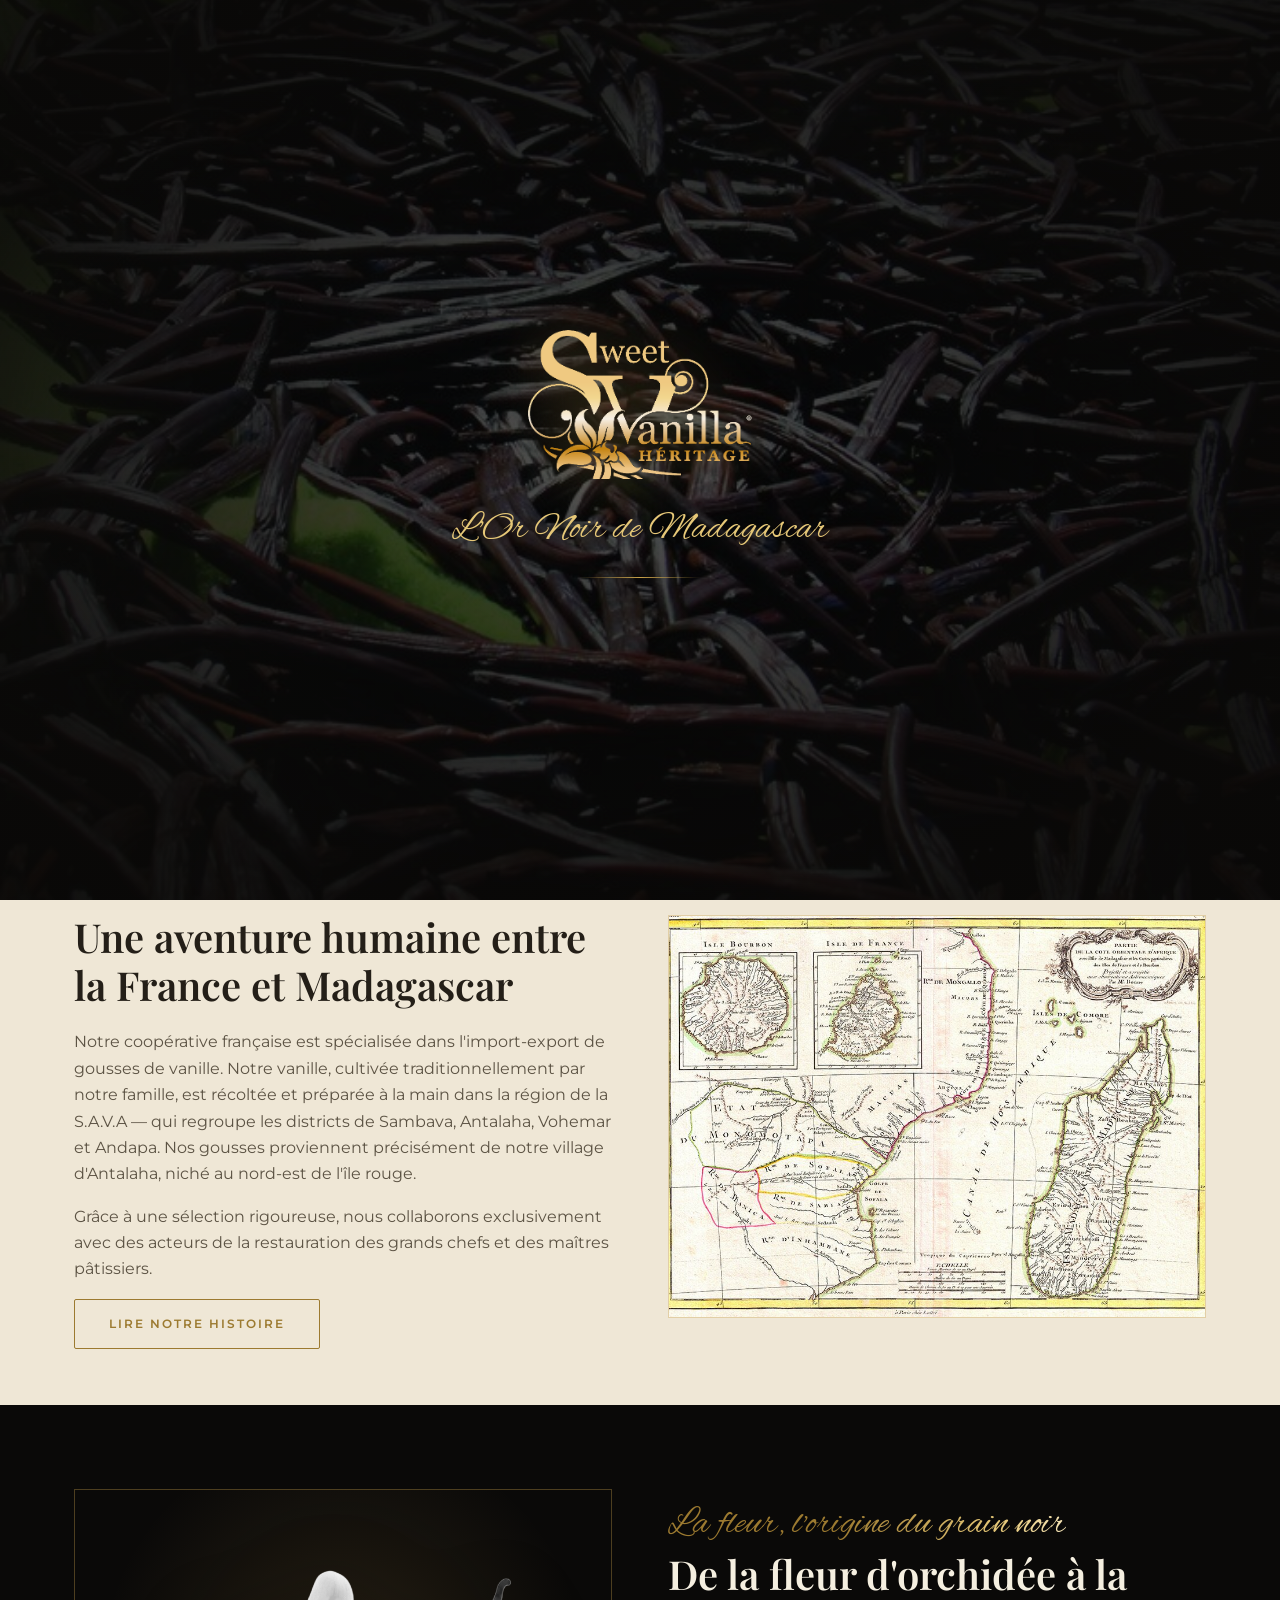
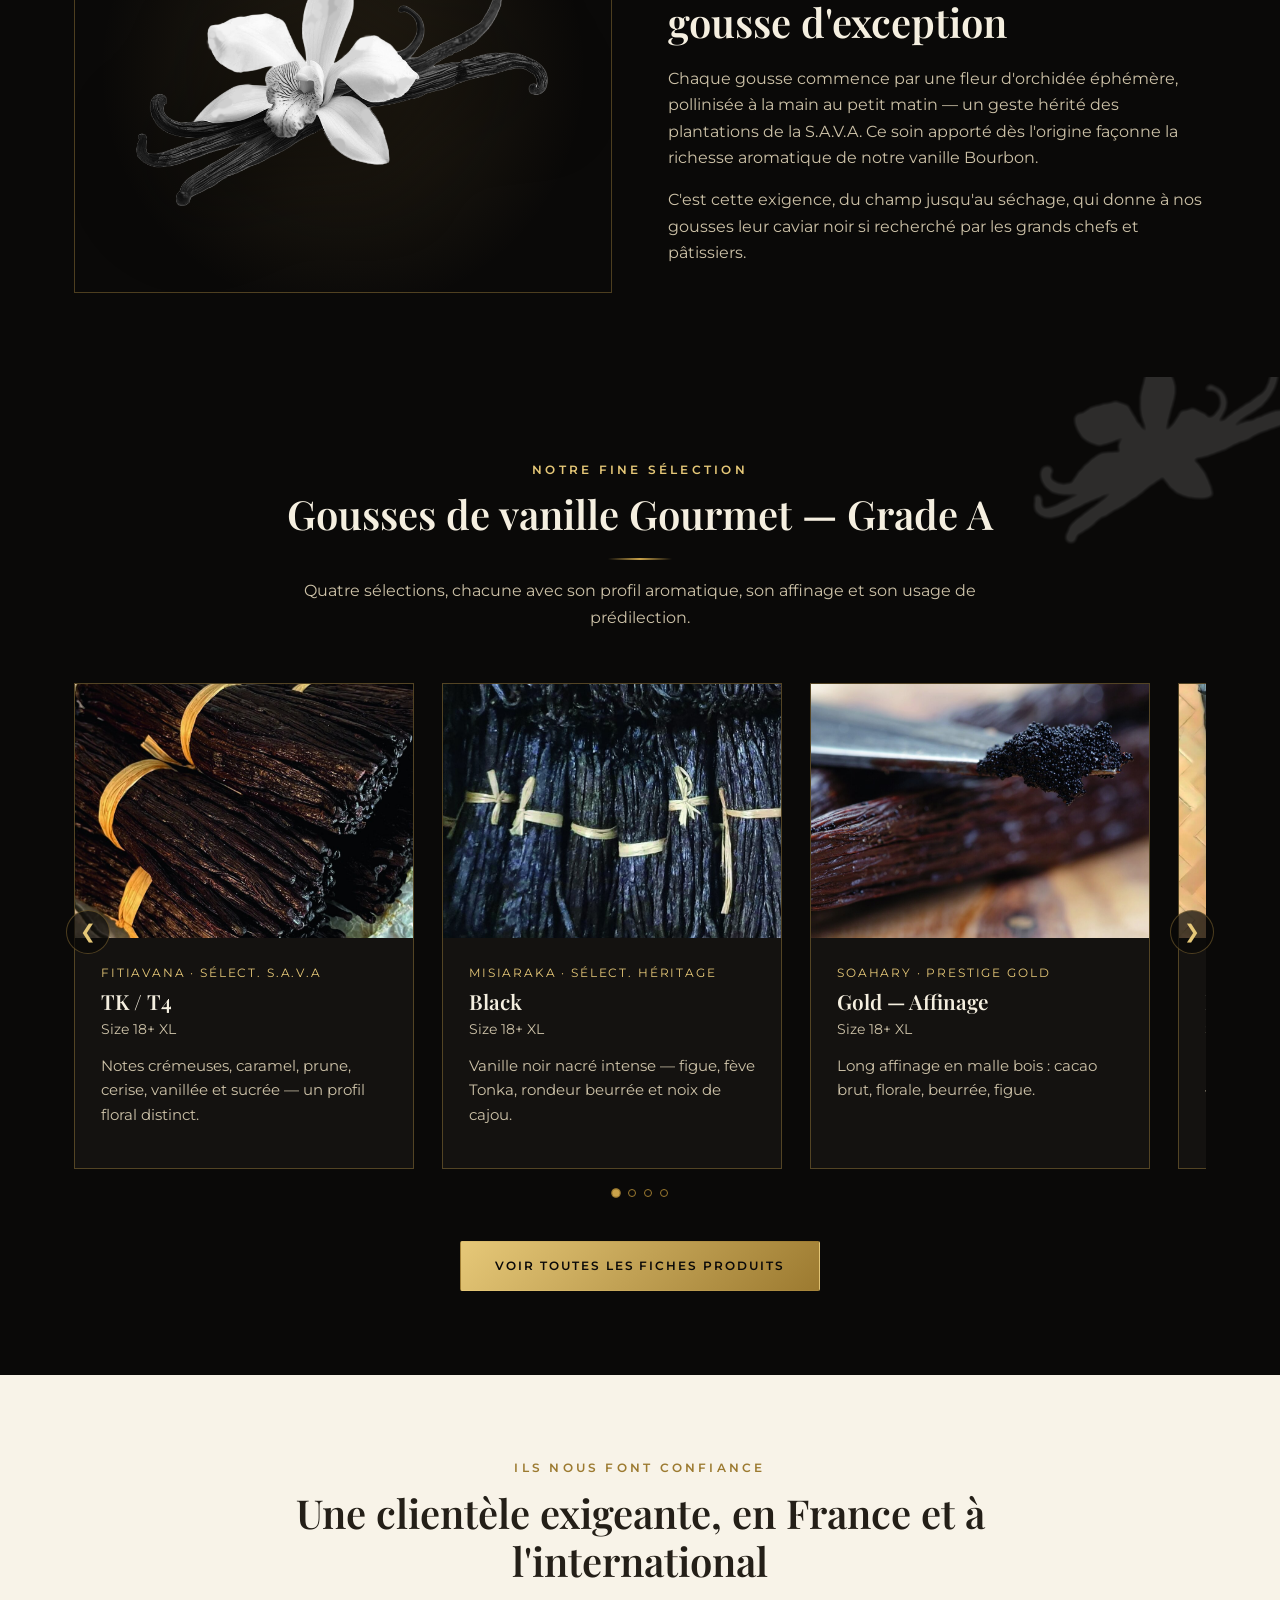
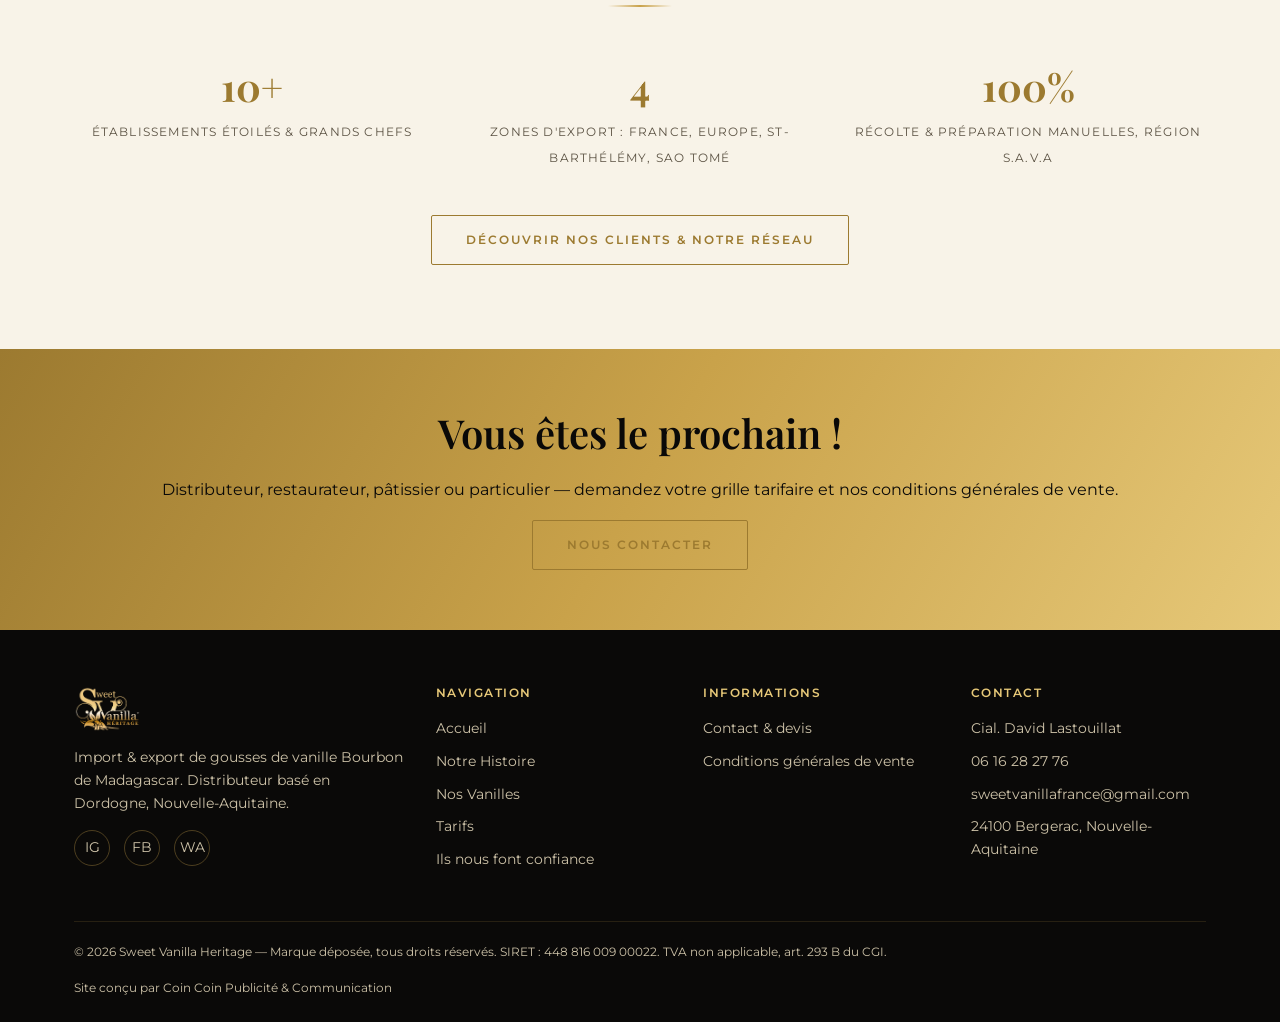
<file: index.html>
<!DOCTYPE html>
<html lang="fr">
<head>
<meta charset="UTF-8">
<meta name="viewport" content="width=device-width, initial-scale=1.0">
<title>Sweet Vanilla Heritage — L'Or Noir de Madagascar</title>
<meta name="description" content="Sweet Vanilla Heritage sélectionne et importe des gousses de vanille Bourbon d'exception de la région de la S.A.V.A, Madagascar. Import-export pour CHR, pâtissiers, chocolatiers et particuliers.">
<link rel="icon" href="assets/img/favicon.png" type="image/png">
<link rel="preconnect" href="https://fonts.googleapis.com">
<link rel="preconnect" href="https://fonts.gstatic.com" crossorigin>
<link href="https://fonts.googleapis.com/css2?family=Playfair+Display:wght@500;600;700&family=Alex+Brush&family=Montserrat:wght@400;500;600;700&display=swap" rel="stylesheet">
<link rel="stylesheet" href="assets/css/style.css">
</head>
<body>

<div class="intro-loader" aria-hidden="true">
  <div class="intro-loader__bg"></div>
  <div class="intro-loader__content">
    <img class="intro-loader__logo" src="assets/img/logo.png" alt="Sweet Vanilla Heritage">
    <span class="intro-loader__tagline tagline-script">L'Or Noir de Madagascar</span>
    <div class="intro-loader__rule"></div>
  </div>
</div>

<header class="site-header">
  <div class="container">
    <a href="index.html" class="brand">
      <img src="assets/img/logo.png" alt="Sweet Vanilla Heritage">
    </a>
    <button class="nav-toggle" aria-label="Ouvrir le menu" aria-expanded="false">☰</button>
    <nav class="main-nav">
      <ul>
        <li><a href="index.html">Accueil</a></li>
        <li><a href="histoire.html">Notre Histoire</a></li>
        <li><a href="vanilles.html">Nos Vanilles</a></li>
        <li><a href="tarifs.html">Tarifs</a></li>
        <li><a href="confiance.html">Ils nous font confiance</a></li>
        <li><a href="contact.html">Contact</a></li>
      </ul>
    </nav>
  </div>
</header>

<section class="hero">
  <div class="kenburns-bg" style="background-image: url('assets/img/hero-vanilla.jpg');"></div>
  <div class="container">
    <div class="hero-inner">
      <span class="tagline-script shimmer-gold">L'Or Noir de Madagascar</span>
      <h1>Gousses de vanille Bourbon, sélectionnées avec exigence</h1>
      <p class="lede">Sweet Vanilla Heritage importe et sélectionne, pour les professionnels de la CHR, les pâtissiers, chocolatiers et particuliers exigeants, la vanille Bourbon récoltée et préparée à la main dans la région de la S.A.V.A, à Madagascar.</p>
      <div class="hero-cta">
        <a href="vanilles.html" class="btn btn--gold">Découvrir nos vanilles</a>
        <a href="contact.html" class="btn btn--outline">Demander un devis</a>
      </div>
    </div>
  </div>
</section>

<section class="section section--tight" style="background:var(--cream-2);">
  <div class="container">
    <div class="split reveal">
      <div>
        <span class="eyebrow" style="color:var(--gold-dark);">Notre héritage</span>
        <h2>Une aventure humaine entre la France et Madagascar</h2>
        <p class="muted">Notre coopérative française est spécialisée dans l'import-export de gousses de vanille. Notre vanille, cultivée traditionnellement par notre famille, est récoltée et préparée à la main dans la région de la S.A.V.A — qui regroupe les districts de Sambava, Antalaha, Vohemar et Andapa. Nos gousses proviennent précisément de notre village d'Antalaha, niché au nord-est de l'île rouge.</p>
        <p class="muted">Grâce à une sélection rigoureuse, nous collaborons exclusivement avec des acteurs de la restauration des grands chefs et des maîtres pâtissiers.</p>
        <a href="histoire.html" class="btn btn--outline" style="border-color:var(--gold-dark); color:var(--gold-dark);">Lire notre histoire</a>
      </div>
      <div class="img-frame" style="aspect-ratio: 4/3;">
        <img src="assets/img/map-madagascar-antique.jpg" alt="Carte ancienne de Madagascar">
      </div>
    </div>
  </div>
</section>

<section class="section orchid-showcase">
  <div class="container">
    <div class="split reveal">
      <div class="img-frame">
        <img src="assets/img/vanilla-orchid.png" alt="Fleur d'orchidée de vanille et gousses">
      </div>
      <div>
        <span class="tagline-script shimmer-gold">La fleur, l'origine du grain noir</span>
        <h2>De la fleur d'orchidée à la gousse d'exception</h2>
        <p class="muted">Chaque gousse commence par une fleur d'orchidée éphémère, pollinisée à la main au petit matin — un geste hérité des plantations de la S.A.V.A. Ce soin apporté dès l'origine façonne la richesse aromatique de notre vanille Bourbon.</p>
        <p class="muted">C'est cette exigence, du champ jusqu'au séchage, qui donne à nos gousses leur caviar noir si recherché par les grands chefs et pâtissiers.</p>
      </div>
    </div>
  </div>
</section>

<section class="section section--dark" style="position:relative; overflow:hidden;">
  <img class="float-motif" src="assets/img/flower-motif.png" alt="" style="top:-40px; right:-60px; width:340px;">
  <div class="container">
    <div class="section-head reveal">
      <span class="eyebrow">Notre fine sélection</span>
      <h2>Gousses de vanille Gourmet — Grade A</h2>
      <div class="divider"></div>
      <p class="muted">Quatre sélections, chacune avec son profil aromatique, son affinage et son usage de prédilection.</p>
    </div>
    <div class="carousel reveal">
      <button class="carousel-arrow carousel-arrow--prev" type="button" aria-label="Sélection précédente">&#10094;</button>
      <div class="carousel-track reveal-stagger">
        <div class="product-card">
          <div class="photo"><img src="assets/img/bundle-tk.jpg" alt="Vanille Fitiavana TK/T4"></div>
          <div class="body">
            <span class="kicker">Fitiavana · Sélect. S.A.V.A</span>
            <h3>TK / T4</h3>
            <p class="type">Size 18+ XL</p>
            <p class="desc">Notes crémeuses, caramel, prune, cerise, vanillée et sucrée — un profil floral distinct.</p>
          </div>
        </div>
        <div class="product-card">
          <div class="photo"><img src="assets/img/bundle-black.jpg" alt="Vanille Misiaraka Black"></div>
          <div class="body">
            <span class="kicker">Misiaraka · Sélect. Héritage</span>
            <h3>Black</h3>
            <p class="type">Size 18+ XL</p>
            <p class="desc">Vanille noir nacré intense — figue, fève Tonka, rondeur beurrée et noix de cajou.</p>
          </div>
        </div>
        <div class="product-card">
          <div class="photo"><img src="assets/img/gold-caviar.jpg" alt="Vanille Soahary Gold"></div>
          <div class="body">
            <span class="kicker">Soahary · Prestige Gold</span>
            <h3>Gold — Affinage</h3>
            <p class="type">Size 18+ XL</p>
            <p class="desc">Long affinage en malle bois : cacao brut, florale, beurrée, figue.</p>
          </div>
        </div>
        <div class="product-card">
          <div class="photo"><img src="assets/img/bundle-pompona.jpg" alt="Vanille Rabezezika Pompona"></div>
          <div class="body">
            <span class="kicker">Rabezezika · Prestige</span>
            <h3>Pompona</h3>
            <p class="type">Size 25+ XXL</p>
            <p class="desc">Rare et impressionnante visuellement — sous-bois, cuir, chocolat noir, fruits rouges.</p>
          </div>
        </div>
      </div>
      <button class="carousel-arrow carousel-arrow--next" type="button" aria-label="Sélection suivante">&#10095;</button>
    </div>
    <div class="carousel-dots" aria-hidden="true"></div>
    <div class="text-center" style="margin-top:44px;">
      <a href="vanilles.html" class="btn btn--gold">Voir toutes les fiches produits</a>
    </div>
  </div>
</section>

<section class="section">
  <div class="container">
    <div class="section-head reveal">
      <span class="eyebrow" style="color:var(--gold-dark);">Ils nous font confiance</span>
      <h2>Une clientèle exigeante, en France et à l'international</h2>
      <div class="divider"></div>
    </div>
    <div class="grid grid--3 reveal-stagger">
      <div class="stat"><strong>10+</strong><span>Établissements étoilés &amp; grands chefs</span></div>
      <div class="stat"><strong>4</strong><span>Zones d'export : France, Europe, St-Barthélémy, Sao Tomé</span></div>
      <div class="stat"><strong>100%</strong><span>Récolte &amp; préparation manuelles, région S.A.V.A</span></div>
    </div>
    <div class="text-center" style="margin-top:44px;">
      <a href="confiance.html" class="btn btn--outline" style="border-color:var(--gold-dark); color:var(--gold-dark);">Découvrir nos clients &amp; notre réseau</a>
    </div>
  </div>
</section>

<section class="cta-band">
  <div class="container">
    <h2>Vous êtes le prochain !</h2>
    <p>Distributeur, restaurateur, pâtissier ou particulier — demandez votre grille tarifaire et nos conditions générales de vente.</p>
    <a href="contact.html" class="btn btn--outline">Nous contacter</a>
  </div>
</section>

<footer class="site-footer">
  <div class="container">
    <div class="footer-grid">
      <div class="footer-brand">
        <img src="assets/img/logo.png" alt="Sweet Vanilla Heritage">
        <p>Import &amp; export de gousses de vanille Bourbon de Madagascar. Distributeur basé en Dordogne, Nouvelle-Aquitaine.</p>
        <div class="social-row">
          <a href="https://www.instagram.com/sweetvanillaheritage" target="_blank" rel="noopener" aria-label="Instagram">IG</a>
          <a href="https://www.facebook.com/" target="_blank" rel="noopener" aria-label="Facebook">FB</a>
          <a href="https://wa.me/33616282776" target="_blank" rel="noopener" aria-label="WhatsApp">WA</a>
        </div>
      </div>
      <div>
        <h4>Navigation</h4>
        <ul>
          <li><a href="index.html">Accueil</a></li>
          <li><a href="histoire.html">Notre Histoire</a></li>
          <li><a href="vanilles.html">Nos Vanilles</a></li>
          <li><a href="tarifs.html">Tarifs</a></li>
          <li><a href="confiance.html">Ils nous font confiance</a></li>
        </ul>
      </div>
      <div>
        <h4>Informations</h4>
        <ul>
          <li><a href="contact.html">Contact &amp; devis</a></li>
          <li><a href="cgv.html">Conditions générales de vente</a></li>
        </ul>
      </div>
      <div>
        <h4>Contact</h4>
        <ul>
          <li>Cial. David Lastouillat</li>
          <li><a href="tel:+33616282776">06 16 28 27 76</a></li>
          <li><a href="mailto:sweetvanillafrance@gmail.com">sweetvanillafrance@gmail.com</a></li>
          <li>24100 Bergerac, Nouvelle-Aquitaine</li>
        </ul>
      </div>
    </div>
    <div class="footer-bottom">
      <span>© <span id="year"></span> Sweet Vanilla Heritage — Marque déposée, tous droits réservés. SIRET : 448 816 009 00022. TVA non applicable, art. 293 B du CGI.</span>
      <span>Site conçu par <a href="https://pub.coin-coin.fr" target="_blank" rel="noopener">Coin Coin Publicité &amp; Communication</a></span>
    </div>
  </div>
</footer>

<script src="assets/js/main.js"></script>
</body>
</html>
</file>
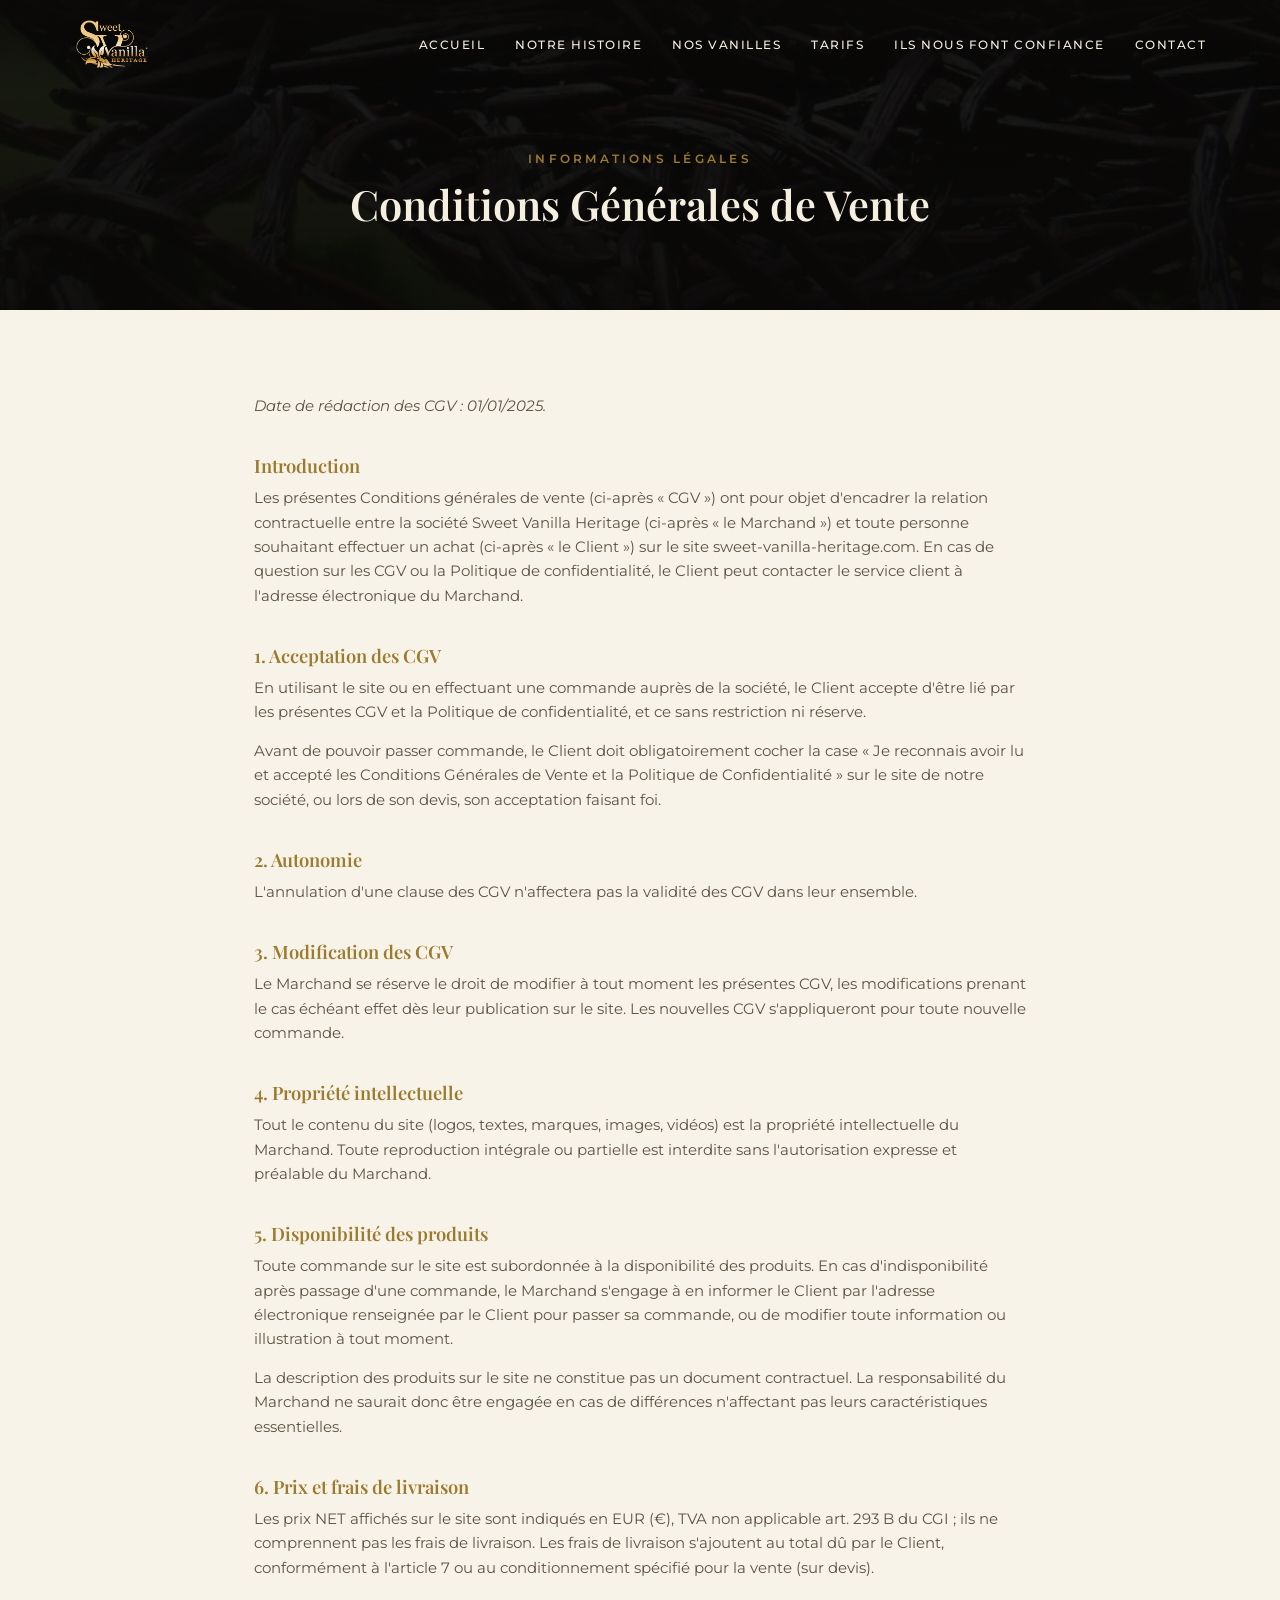
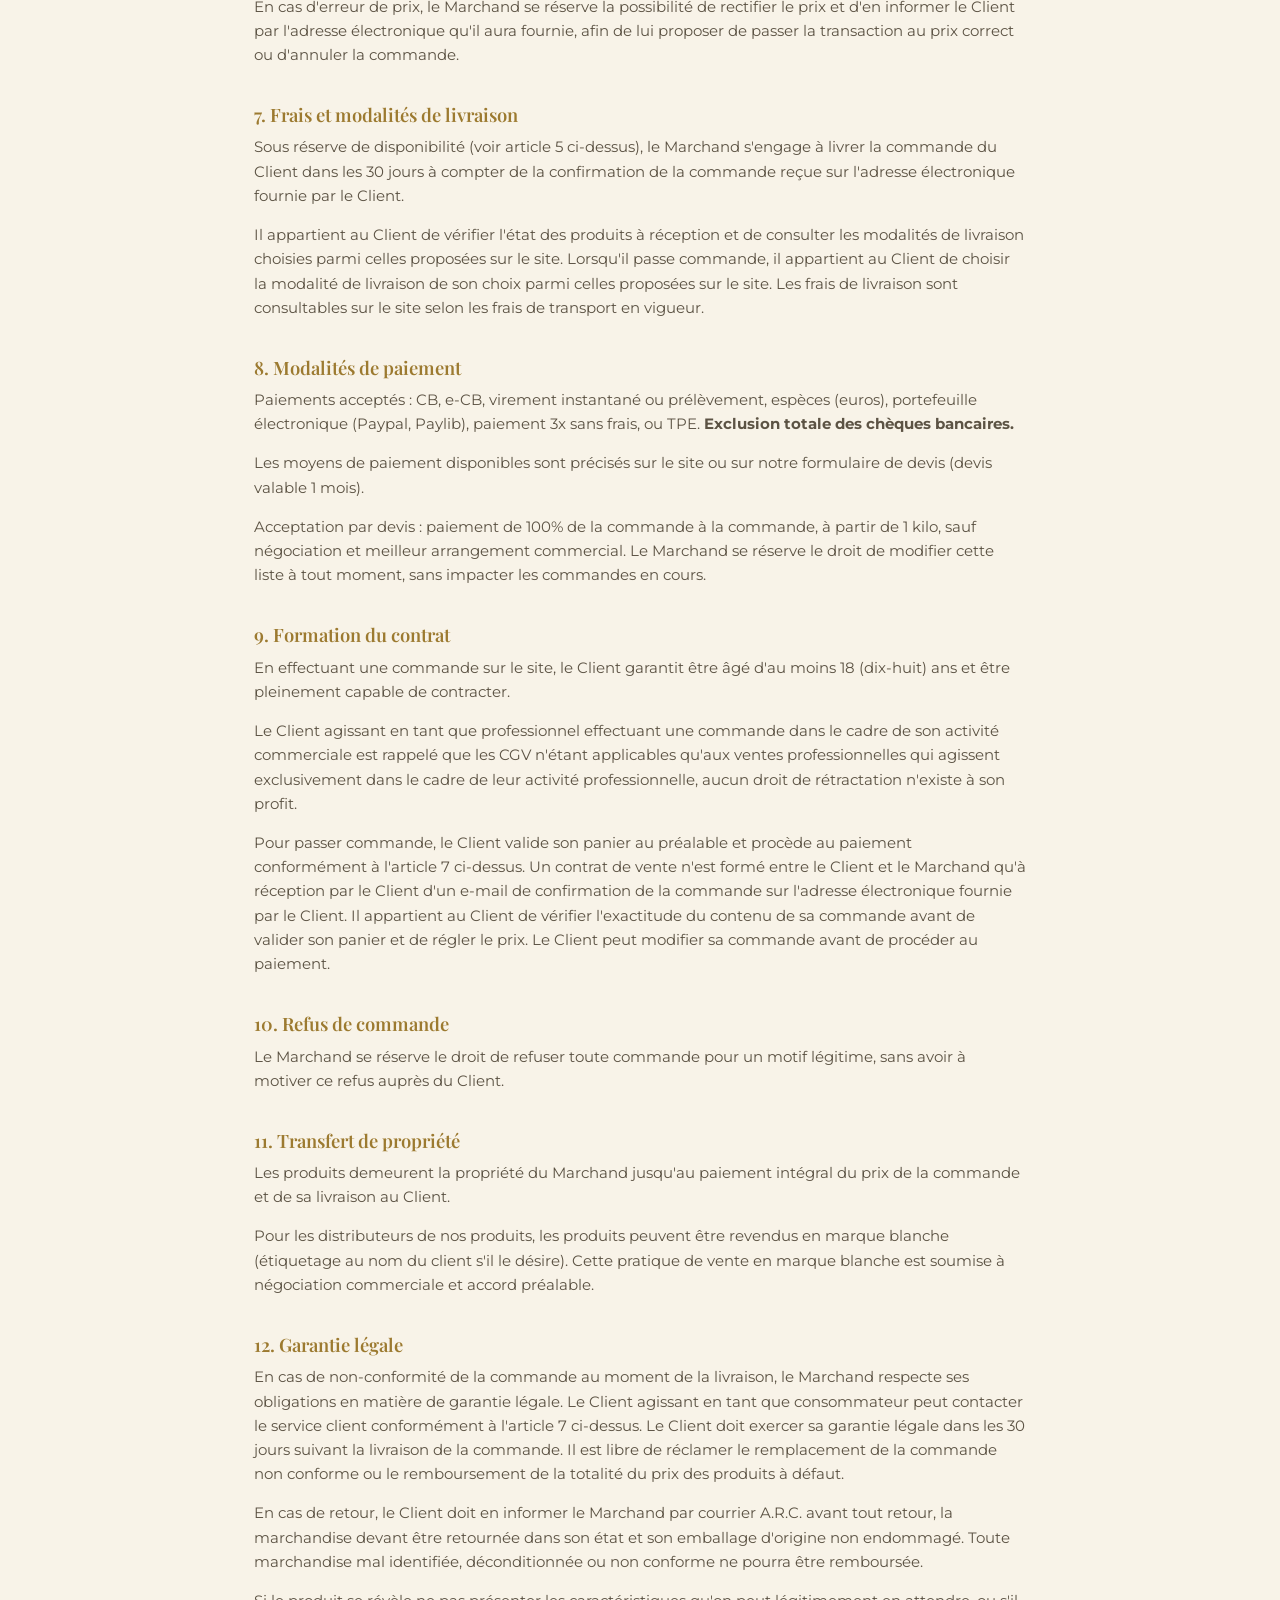
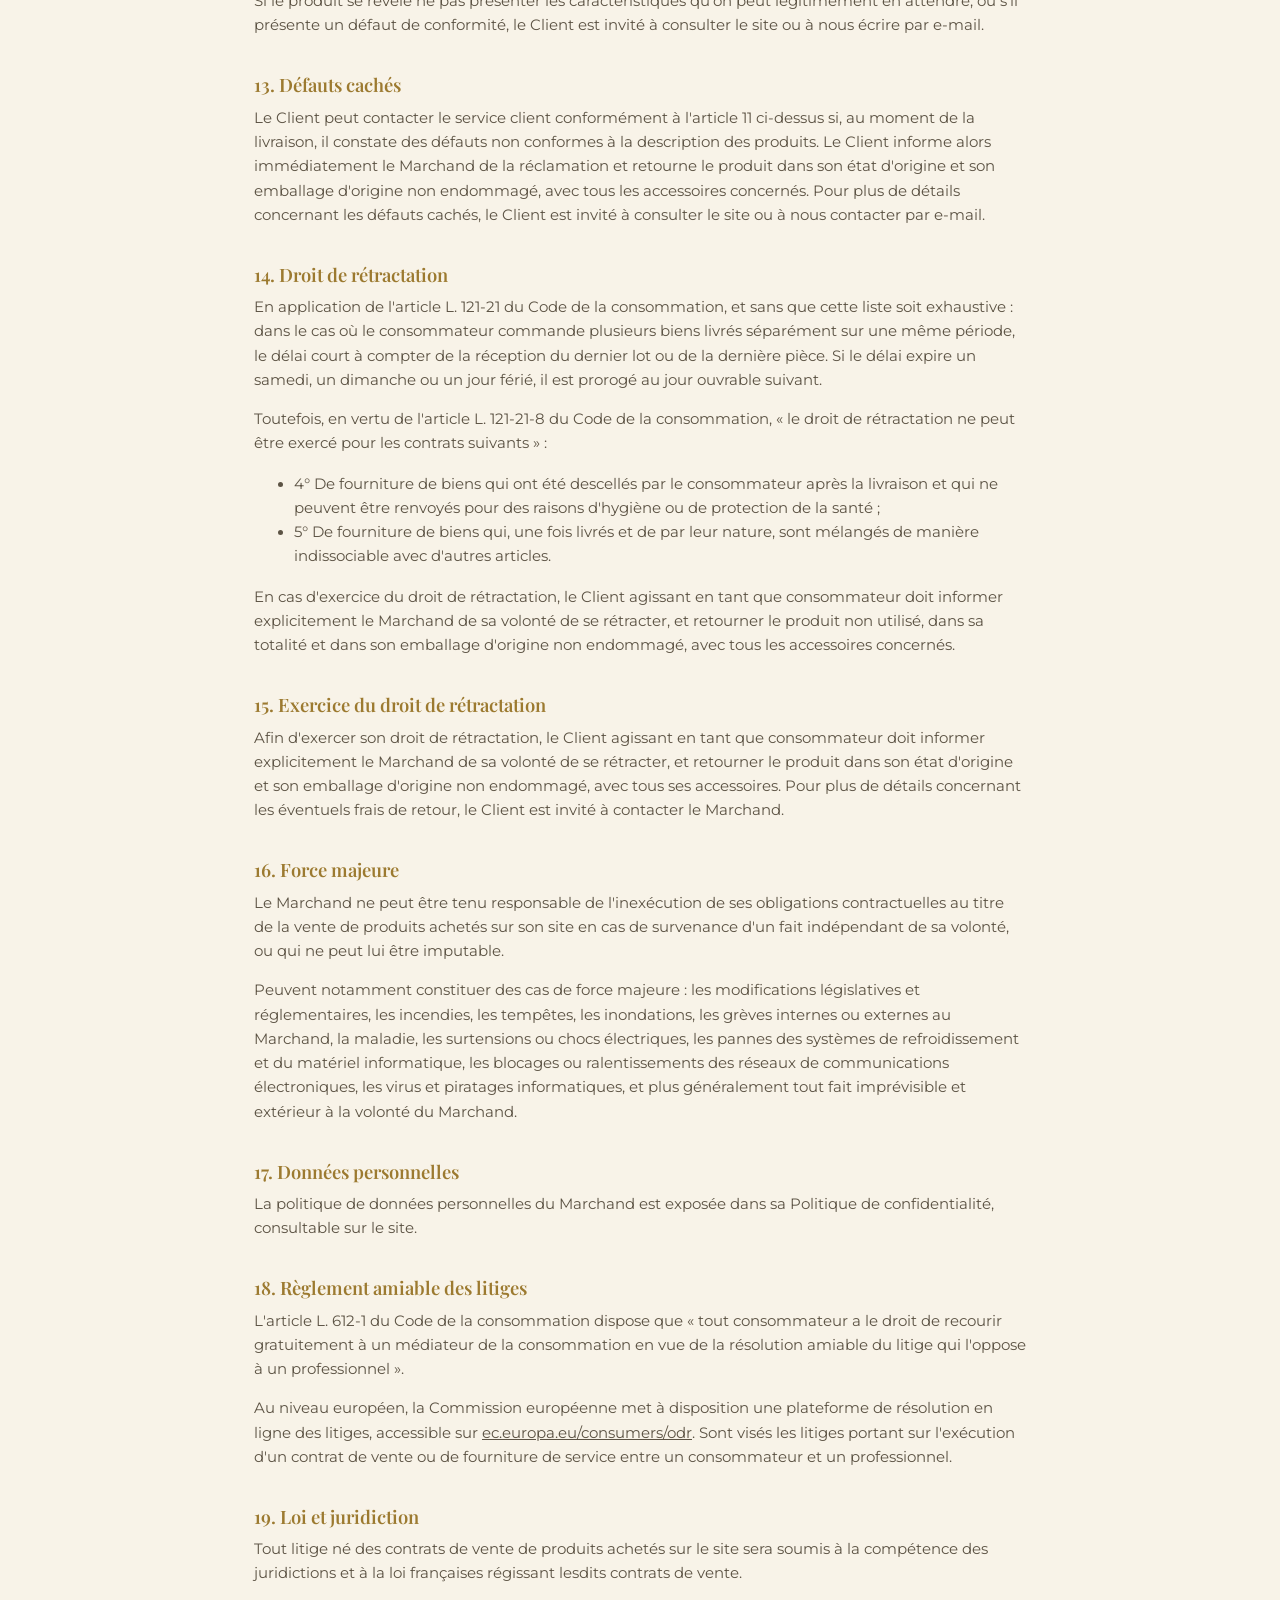
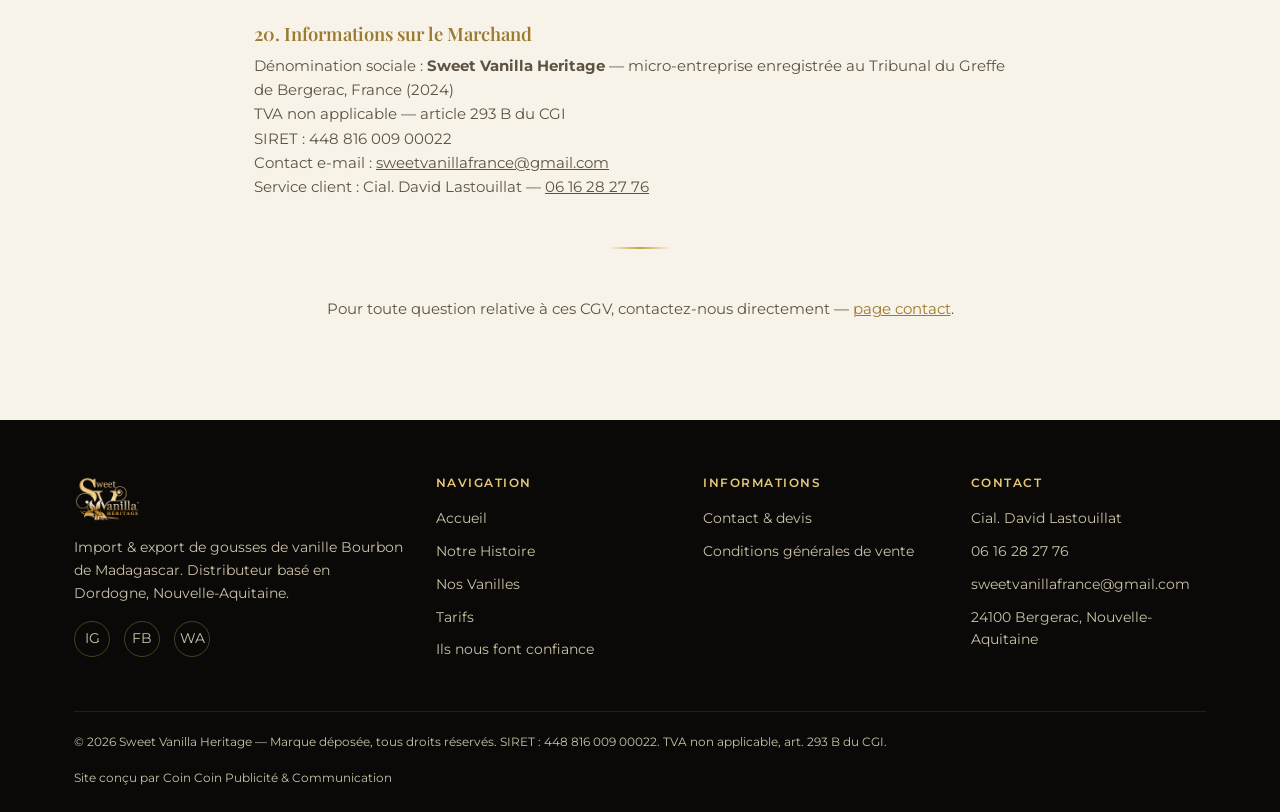
<file: cgv.html>
<!DOCTYPE html>
<html lang="fr">
<head>
<meta charset="UTF-8">
<meta name="viewport" content="width=device-width, initial-scale=1.0">
<title>Conditions Générales de Vente — Sweet Vanilla Heritage</title>
<meta name="description" content="Conditions Générales de Vente de Sweet Vanilla Heritage.">
<link rel="icon" href="assets/img/favicon.png" type="image/png">
<link rel="preconnect" href="https://fonts.googleapis.com">
<link rel="preconnect" href="https://fonts.gstatic.com" crossorigin>
<link href="https://fonts.googleapis.com/css2?family=Playfair+Display:wght@500;600;700&family=Alex+Brush&family=Montserrat:wght@400;500;600;700&display=swap" rel="stylesheet">
<link rel="stylesheet" href="assets/css/style.css">
</head>
<body>

<header class="site-header">
  <div class="container">
    <a href="index.html" class="brand">
      <img src="assets/img/logo.png" alt="Sweet Vanilla Heritage">
    </a>
    <button class="nav-toggle" aria-label="Ouvrir le menu" aria-expanded="false">☰</button>
    <nav class="main-nav">
      <ul>
        <li><a href="index.html">Accueil</a></li>
        <li><a href="histoire.html">Notre Histoire</a></li>
        <li><a href="vanilles.html">Nos Vanilles</a></li>
        <li><a href="tarifs.html">Tarifs</a></li>
        <li><a href="confiance.html">Ils nous font confiance</a></li>
        <li><a href="contact.html">Contact</a></li>
      </ul>
    </nav>
  </div>
</header>

<section class="page-hero" style="padding-top:150px; padding-bottom:60px;">
  <div class="kenburns-bg" style="background-image: url('assets/img/harvest-vertical.jpg'); filter:brightness(0.4);"></div>
  <div class="container">
    <span class="eyebrow">Informations légales</span>
    <h1 style="font-size:clamp(1.8rem,4vw,2.6rem);">Conditions Générales de Vente</h1>
  </div>
</section>

<section class="section">
  <div class="container legal">
    <p class="muted"><em>Date de rédaction des CGV : 01/01/2025.</em></p>

    <h2>Introduction</h2>
    <p>Les présentes Conditions générales de vente (ci-après « CGV ») ont pour objet d'encadrer la relation contractuelle entre la société Sweet Vanilla Heritage (ci-après « le Marchand ») et toute personne souhaitant effectuer un achat (ci-après « le Client ») sur le site sweet-vanilla-heritage.com. En cas de question sur les CGV ou la Politique de confidentialité, le Client peut contacter le service client à l'adresse électronique du Marchand.</p>

    <h2>1. Acceptation des CGV</h2>
    <p>En utilisant le site ou en effectuant une commande auprès de la société, le Client accepte d'être lié par les présentes CGV et la Politique de confidentialité, et ce sans restriction ni réserve.</p>
    <p>Avant de pouvoir passer commande, le Client doit obligatoirement cocher la case « Je reconnais avoir lu et accepté les Conditions Générales de Vente et la Politique de Confidentialité » sur le site de notre société, ou lors de son devis, son acceptation faisant foi.</p>

    <h2>2. Autonomie</h2>
    <p>L'annulation d'une clause des CGV n'affectera pas la validité des CGV dans leur ensemble.</p>

    <h2>3. Modification des CGV</h2>
    <p>Le Marchand se réserve le droit de modifier à tout moment les présentes CGV, les modifications prenant le cas échéant effet dès leur publication sur le site. Les nouvelles CGV s'appliqueront pour toute nouvelle commande.</p>

    <h2>4. Propriété intellectuelle</h2>
    <p>Tout le contenu du site (logos, textes, marques, images, vidéos) est la propriété intellectuelle du Marchand. Toute reproduction intégrale ou partielle est interdite sans l'autorisation expresse et préalable du Marchand.</p>

    <h2>5. Disponibilité des produits</h2>
    <p>Toute commande sur le site est subordonnée à la disponibilité des produits. En cas d'indisponibilité après passage d'une commande, le Marchand s'engage à en informer le Client par l'adresse électronique renseignée par le Client pour passer sa commande, ou de modifier toute information ou illustration à tout moment.</p>
    <p>La description des produits sur le site ne constitue pas un document contractuel. La responsabilité du Marchand ne saurait donc être engagée en cas de différences n'affectant pas leurs caractéristiques essentielles.</p>

    <h2>6. Prix et frais de livraison</h2>
    <p>Les prix NET affichés sur le site sont indiqués en EUR (€), TVA non applicable art. 293 B du CGI ; ils ne comprennent pas les frais de livraison. Les frais de livraison s'ajoutent au total dû par le Client, conformément à l'article 7 ou au conditionnement spécifié pour la vente (sur devis).</p>
    <p>En cas d'erreur de prix, le Marchand se réserve la possibilité de rectifier le prix et d'en informer le Client par l'adresse électronique qu'il aura fournie, afin de lui proposer de passer la transaction au prix correct ou d'annuler la commande.</p>

    <h2>7. Frais et modalités de livraison</h2>
    <p>Sous réserve de disponibilité (voir article 5 ci-dessus), le Marchand s'engage à livrer la commande du Client dans les 30 jours à compter de la confirmation de la commande reçue sur l'adresse électronique fournie par le Client.</p>
    <p>Il appartient au Client de vérifier l'état des produits à réception et de consulter les modalités de livraison choisies parmi celles proposées sur le site. Lorsqu'il passe commande, il appartient au Client de choisir la modalité de livraison de son choix parmi celles proposées sur le site. Les frais de livraison sont consultables sur le site selon les frais de transport en vigueur.</p>

    <h2>8. Modalités de paiement</h2>
    <p>Paiements acceptés : CB, e-CB, virement instantané ou prélèvement, espèces (euros), portefeuille électronique (Paypal, Paylib), paiement 3x sans frais, ou TPE. <strong>Exclusion totale des chèques bancaires.</strong></p>
    <p>Les moyens de paiement disponibles sont précisés sur le site ou sur notre formulaire de devis (devis valable 1 mois).</p>
    <p>Acceptation par devis : paiement de 100% de la commande à la commande, à partir de 1 kilo, sauf négociation et meilleur arrangement commercial. Le Marchand se réserve le droit de modifier cette liste à tout moment, sans impacter les commandes en cours.</p>

    <h2>9. Formation du contrat</h2>
    <p>En effectuant une commande sur le site, le Client garantit être âgé d'au moins 18 (dix-huit) ans et être pleinement capable de contracter.</p>
    <p>Le Client agissant en tant que professionnel effectuant une commande dans le cadre de son activité commerciale est rappelé que les CGV n'étant applicables qu'aux ventes professionnelles qui agissent exclusivement dans le cadre de leur activité professionnelle, aucun droit de rétractation n'existe à son profit.</p>
    <p>Pour passer commande, le Client valide son panier au préalable et procède au paiement conformément à l'article 7 ci-dessus. Un contrat de vente n'est formé entre le Client et le Marchand qu'à réception par le Client d'un e-mail de confirmation de la commande sur l'adresse électronique fournie par le Client. Il appartient au Client de vérifier l'exactitude du contenu de sa commande avant de valider son panier et de régler le prix. Le Client peut modifier sa commande avant de procéder au paiement.</p>

    <h2>10. Refus de commande</h2>
    <p>Le Marchand se réserve le droit de refuser toute commande pour un motif légitime, sans avoir à motiver ce refus auprès du Client.</p>

    <h2>11. Transfert de propriété</h2>
    <p>Les produits demeurent la propriété du Marchand jusqu'au paiement intégral du prix de la commande et de sa livraison au Client.</p>
    <p>Pour les distributeurs de nos produits, les produits peuvent être revendus en marque blanche (étiquetage au nom du client s'il le désire). Cette pratique de vente en marque blanche est soumise à négociation commerciale et accord préalable.</p>

    <h2>12. Garantie légale</h2>
    <p>En cas de non-conformité de la commande au moment de la livraison, le Marchand respecte ses obligations en matière de garantie légale. Le Client agissant en tant que consommateur peut contacter le service client conformément à l'article 7 ci-dessus. Le Client doit exercer sa garantie légale dans les 30 jours suivant la livraison de la commande. Il est libre de réclamer le remplacement de la commande non conforme ou le remboursement de la totalité du prix des produits à défaut.</p>
    <p>En cas de retour, le Client doit en informer le Marchand par courrier A.R.C. avant tout retour, la marchandise devant être retournée dans son état et son emballage d'origine non endommagé. Toute marchandise mal identifiée, déconditionnée ou non conforme ne pourra être remboursée.</p>
    <p>Si le produit se révèle ne pas présenter les caractéristiques qu'on peut légitimement en attendre, ou s'il présente un défaut de conformité, le Client est invité à consulter le site ou à nous écrire par e-mail.</p>

    <h2>13. Défauts cachés</h2>
    <p>Le Client peut contacter le service client conformément à l'article 11 ci-dessus si, au moment de la livraison, il constate des défauts non conformes à la description des produits. Le Client informe alors immédiatement le Marchand de la réclamation et retourne le produit dans son état d'origine et son emballage d'origine non endommagé, avec tous les accessoires concernés. Pour plus de détails concernant les défauts cachés, le Client est invité à consulter le site ou à nous contacter par e-mail.</p>

    <h2>14. Droit de rétractation</h2>
    <p>En application de l'article L. 121-21 du Code de la consommation, et sans que cette liste soit exhaustive : dans le cas où le consommateur commande plusieurs biens livrés séparément sur une même période, le délai court à compter de la réception du dernier lot ou de la dernière pièce. Si le délai expire un samedi, un dimanche ou un jour férié, il est prorogé au jour ouvrable suivant.</p>
    <p>Toutefois, en vertu de l'article L. 121-21-8 du Code de la consommation, « le droit de rétractation ne peut être exercé pour les contrats suivants » :</p>
    <ul>
      <li>4° De fourniture de biens qui ont été descellés par le consommateur après la livraison et qui ne peuvent être renvoyés pour des raisons d'hygiène ou de protection de la santé ;</li>
      <li>5° De fourniture de biens qui, une fois livrés et de par leur nature, sont mélangés de manière indissociable avec d'autres articles.</li>
    </ul>
    <p>En cas d'exercice du droit de rétractation, le Client agissant en tant que consommateur doit informer explicitement le Marchand de sa volonté de se rétracter, et retourner le produit non utilisé, dans sa totalité et dans son emballage d'origine non endommagé, avec tous les accessoires concernés.</p>

    <h2>15. Exercice du droit de rétractation</h2>
    <p>Afin d'exercer son droit de rétractation, le Client agissant en tant que consommateur doit informer explicitement le Marchand de sa volonté de se rétracter, et retourner le produit dans son état d'origine et son emballage d'origine non endommagé, avec tous ses accessoires. Pour plus de détails concernant les éventuels frais de retour, le Client est invité à contacter le Marchand.</p>

    <h2>16. Force majeure</h2>
    <p>Le Marchand ne peut être tenu responsable de l'inexécution de ses obligations contractuelles au titre de la vente de produits achetés sur son site en cas de survenance d'un fait indépendant de sa volonté, ou qui ne peut lui être imputable.</p>
    <p>Peuvent notamment constituer des cas de force majeure : les modifications législatives et réglementaires, les incendies, les tempêtes, les inondations, les grèves internes ou externes au Marchand, la maladie, les surtensions ou chocs électriques, les pannes des systèmes de refroidissement et du matériel informatique, les blocages ou ralentissements des réseaux de communications électroniques, les virus et piratages informatiques, et plus généralement tout fait imprévisible et extérieur à la volonté du Marchand.</p>

    <h2>17. Données personnelles</h2>
    <p>La politique de données personnelles du Marchand est exposée dans sa Politique de confidentialité, consultable sur le site.</p>

    <h2>18. Règlement amiable des litiges</h2>
    <p>L'article L. 612-1 du Code de la consommation dispose que « tout consommateur a le droit de recourir gratuitement à un médiateur de la consommation en vue de la résolution amiable du litige qui l'oppose à un professionnel ».</p>
    <p>Au niveau européen, la Commission européenne met à disposition une plateforme de résolution en ligne des litiges, accessible sur <a href="https://ec.europa.eu/consumers/odr/" target="_blank" rel="noopener" style="text-decoration:underline;">ec.europa.eu/consumers/odr</a>. Sont visés les litiges portant sur l'exécution d'un contrat de vente ou de fourniture de service entre un consommateur et un professionnel.</p>

    <h2>19. Loi et juridiction</h2>
    <p>Tout litige né des contrats de vente de produits achetés sur le site sera soumis à la compétence des juridictions et à la loi françaises régissant lesdits contrats de vente.</p>

    <h2>20. Informations sur le Marchand</h2>
    <p>
      Dénomination sociale : <strong>Sweet Vanilla Heritage</strong> — micro-entreprise enregistrée au Tribunal du Greffe de Bergerac, France (2024)<br>
      TVA non applicable — article 293 B du CGI<br>
      SIRET : 448 816 009 00022<br>
      Contact e-mail : <a href="mailto:sweetvanillafrance@gmail.com" style="text-decoration:underline;">sweetvanillafrance@gmail.com</a><br>
      Service client : Cial. David Lastouillat — <a href="tel:+33616282776" style="text-decoration:underline;">06 16 28 27 76</a>
    </p>

    <div class="divider" style="margin:48px auto;"></div>
    <p class="text-center muted">Pour toute question relative à ces CGV, contactez-nous directement — <a href="contact.html" style="color:var(--gold-dark); text-decoration:underline;">page contact</a>.</p>
  </div>
</section>

<footer class="site-footer">
  <div class="container">
    <div class="footer-grid">
      <div class="footer-brand">
        <img src="assets/img/logo.png" alt="Sweet Vanilla Heritage">
        <p>Import &amp; export de gousses de vanille Bourbon de Madagascar. Distributeur basé en Dordogne, Nouvelle-Aquitaine.</p>
        <div class="social-row">
          <a href="https://www.instagram.com/sweetvanillaheritage" target="_blank" rel="noopener" aria-label="Instagram">IG</a>
          <a href="https://www.facebook.com/" target="_blank" rel="noopener" aria-label="Facebook">FB</a>
          <a href="https://wa.me/33616282776" target="_blank" rel="noopener" aria-label="WhatsApp">WA</a>
        </div>
      </div>
      <div>
        <h4>Navigation</h4>
        <ul>
          <li><a href="index.html">Accueil</a></li>
          <li><a href="histoire.html">Notre Histoire</a></li>
          <li><a href="vanilles.html">Nos Vanilles</a></li>
          <li><a href="tarifs.html">Tarifs</a></li>
          <li><a href="confiance.html">Ils nous font confiance</a></li>
        </ul>
      </div>
      <div>
        <h4>Informations</h4>
        <ul>
          <li><a href="contact.html">Contact &amp; devis</a></li>
          <li><a href="cgv.html">Conditions générales de vente</a></li>
        </ul>
      </div>
      <div>
        <h4>Contact</h4>
        <ul>
          <li>Cial. David Lastouillat</li>
          <li><a href="tel:+33616282776">06 16 28 27 76</a></li>
          <li><a href="mailto:sweetvanillafrance@gmail.com">sweetvanillafrance@gmail.com</a></li>
          <li>24100 Bergerac, Nouvelle-Aquitaine</li>
        </ul>
      </div>
    </div>
    <div class="footer-bottom">
      <span>© <span id="year"></span> Sweet Vanilla Heritage — Marque déposée, tous droits réservés. SIRET : 448 816 009 00022. TVA non applicable, art. 293 B du CGI.</span>
      <span>Site conçu par <a href="https://pub.coin-coin.fr" target="_blank" rel="noopener">Coin Coin Publicité &amp; Communication</a></span>
    </div>
  </div>
</footer>

<script src="assets/js/main.js"></script>
</body>
</html>
</file>
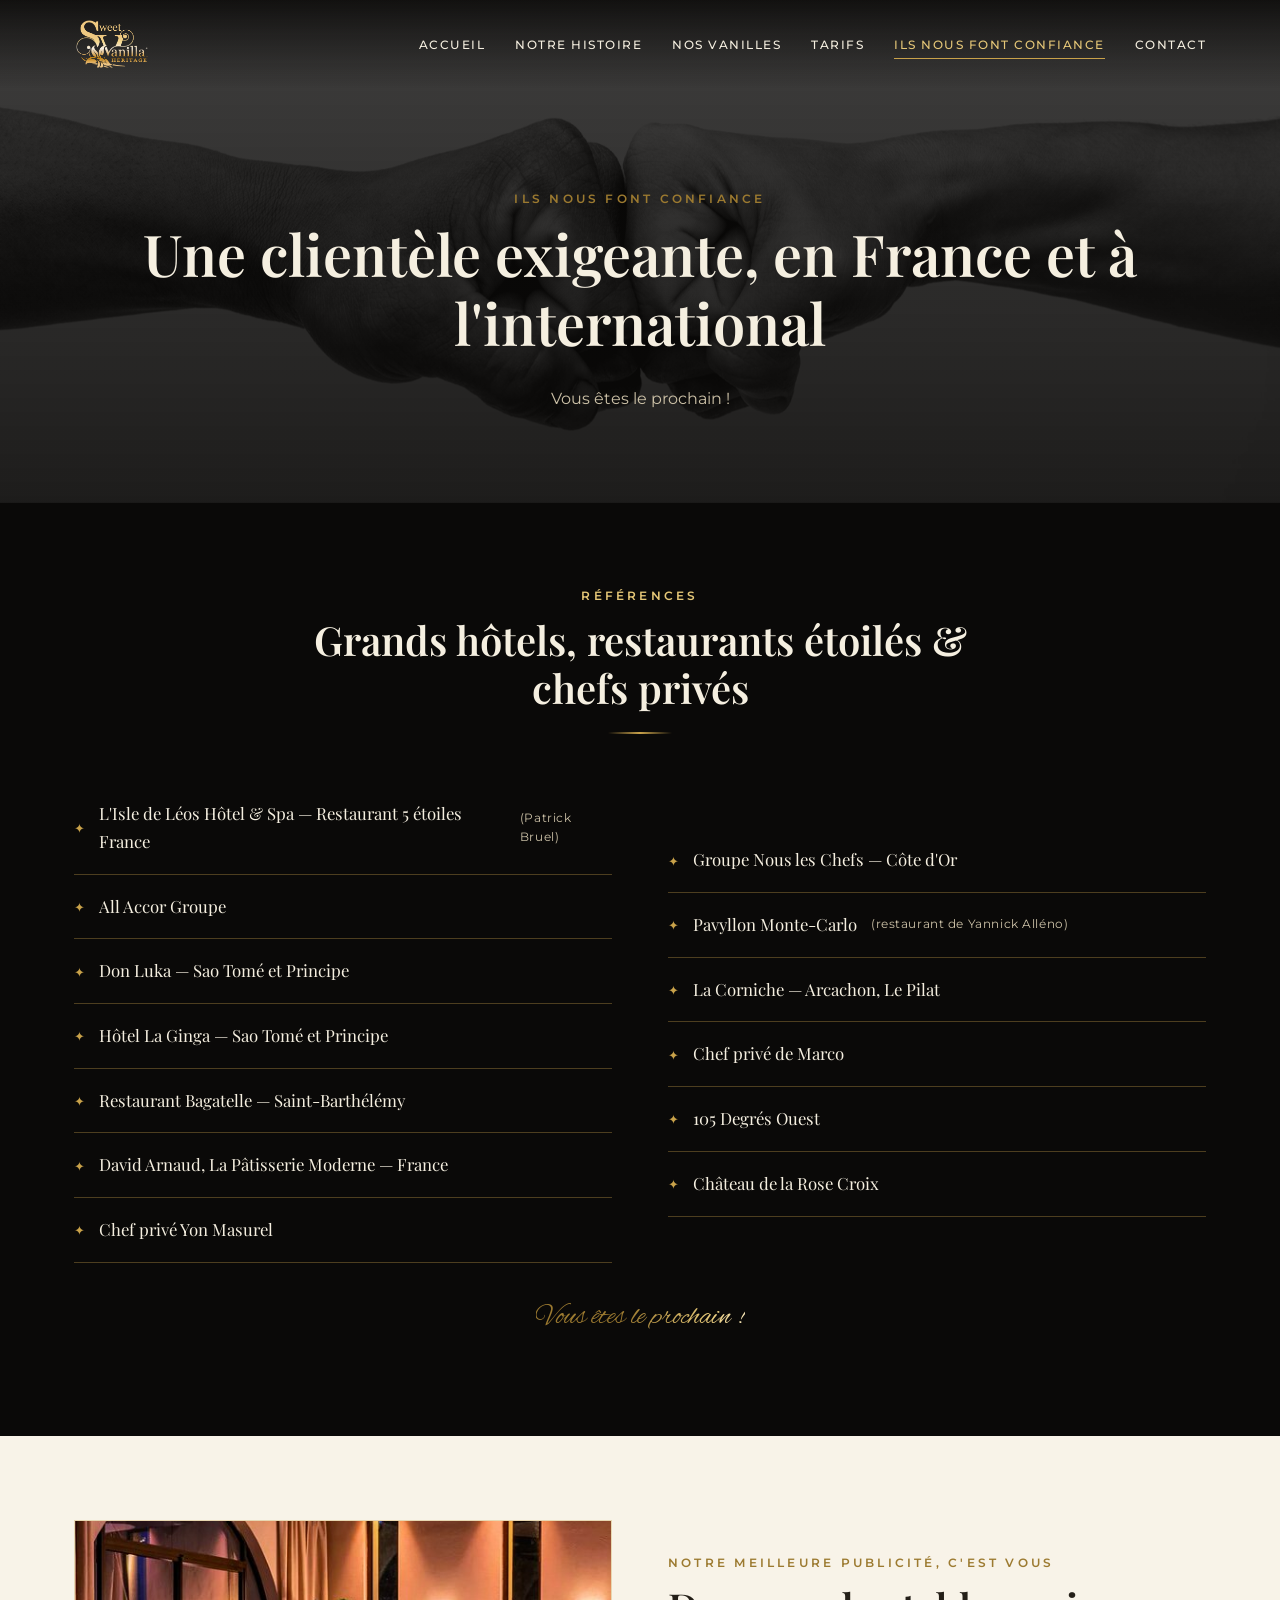
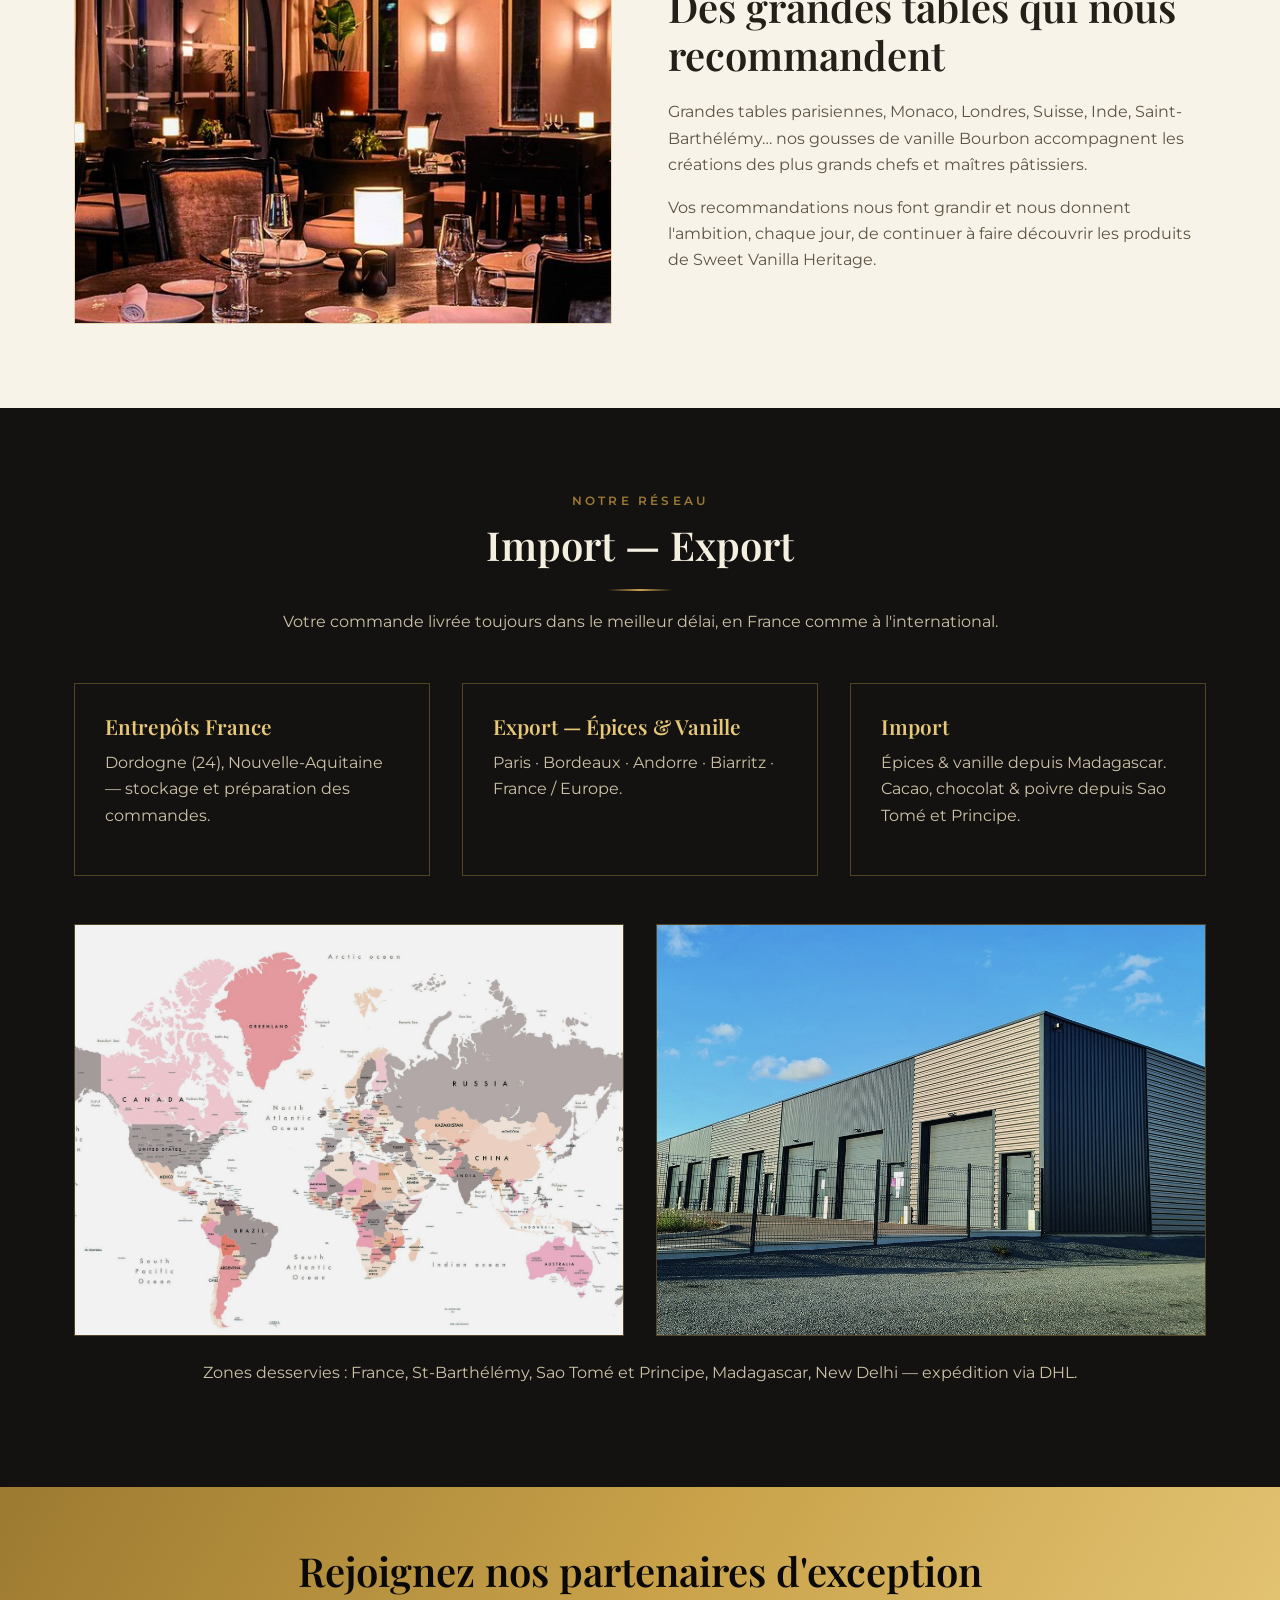
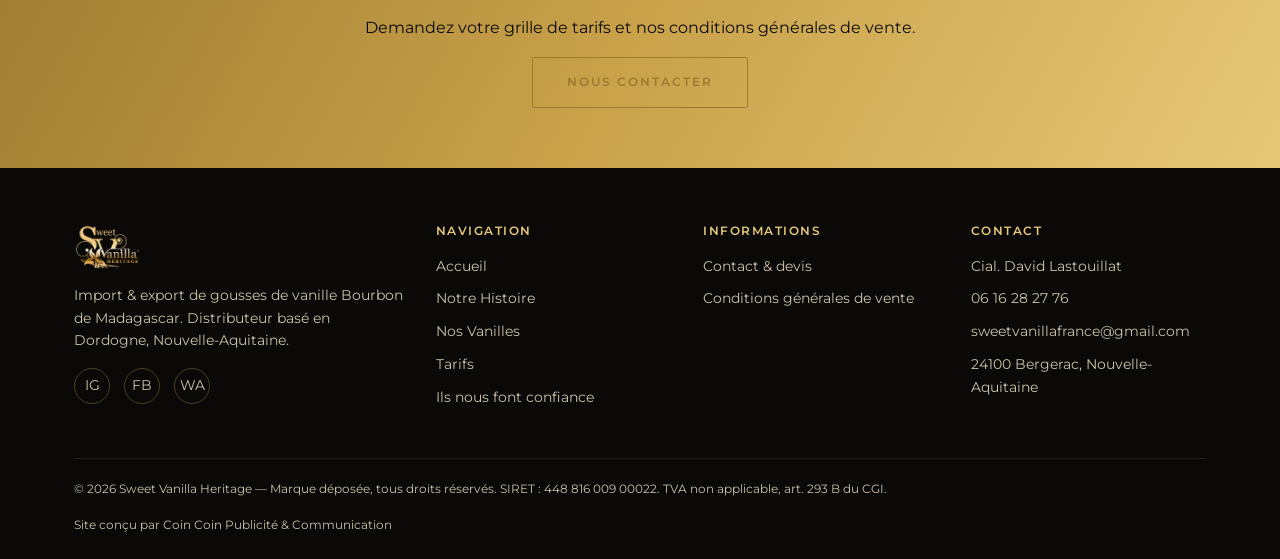
<file: confiance.html>
<!DOCTYPE html>
<html lang="fr">
<head>
<meta charset="UTF-8">
<meta name="viewport" content="width=device-width, initial-scale=1.0">
<title>Ils nous font confiance — Sweet Vanilla Heritage</title>
<meta name="description" content="Grands hôtels, restaurants étoilés, chefs privés et pâtissiers font confiance à Sweet Vanilla Heritage pour leur vanille Bourbon de Madagascar. Notre réseau import-export.">
<link rel="icon" href="assets/img/favicon.png" type="image/png">
<link rel="preconnect" href="https://fonts.googleapis.com">
<link rel="preconnect" href="https://fonts.gstatic.com" crossorigin>
<link href="https://fonts.googleapis.com/css2?family=Playfair+Display:wght@500;600;700&family=Alex+Brush&family=Montserrat:wght@400;500;600;700&display=swap" rel="stylesheet">
<link rel="stylesheet" href="assets/css/style.css">
</head>
<body>

<header class="site-header">
  <div class="container">
    <a href="index.html" class="brand">
      <img src="assets/img/logo.png" alt="Sweet Vanilla Heritage">
    </a>
    <button class="nav-toggle" aria-label="Ouvrir le menu" aria-expanded="false">☰</button>
    <nav class="main-nav">
      <ul>
        <li><a href="index.html">Accueil</a></li>
        <li><a href="histoire.html">Notre Histoire</a></li>
        <li><a href="vanilles.html">Nos Vanilles</a></li>
        <li><a href="tarifs.html">Tarifs</a></li>
        <li><a href="confiance.html">Ils nous font confiance</a></li>
        <li><a href="contact.html">Contact</a></li>
      </ul>
    </nav>
  </div>
</header>

<section class="page-hero">
  <div class="kenburns-bg" style="background-image: url('assets/img/trust-handshake.jpg'); filter:grayscale(0.3);"></div>
  <div class="container">
    <span class="eyebrow">Ils nous font confiance</span>
    <h1>Une clientèle exigeante, en France et à l'international</h1>
    <p class="lede">Vous êtes le prochain !</p>
  </div>
</section>

<section class="section section--dark">
  <div class="container">
    <div class="section-head reveal">
      <span class="eyebrow">Références</span>
      <h2>Grands hôtels, restaurants étoilés &amp; chefs privés</h2>
      <div class="divider"></div>
    </div>
    <div class="split reveal">
      <ul class="client-list">
        <li>L'Isle de Léos Hôtel &amp; Spa — Restaurant 5 étoiles France <span class="role">(Patrick Bruel)</span></li>
        <li>All Accor Groupe</li>
        <li>Don Luka — Sao Tomé et Principe</li>
        <li>Hôtel La Ginga — Sao Tomé et Principe</li>
        <li>Restaurant Bagatelle — Saint-Barthélémy</li>
        <li>David Arnaud, La Pâtisserie Moderne — France</li>
        <li>Chef privé Yon Masurel</li>
      </ul>
      <ul class="client-list">
        <li>Groupe Nous les Chefs — Côte d'Or</li>
        <li>Pavyllon Monte-Carlo <span class="role">(restaurant de Yannick Alléno)</span></li>
        <li>La Corniche — Arcachon, Le Pilat</li>
        <li>Chef privé de Marco</li>
        <li>105 Degrés Ouest</li>
        <li>Château de la Rose Croix</li>
      </ul>
    </div>
    <p class="text-center reveal" style="margin-top: 36px;">
      <span class="tagline-script shimmer-gold" style="font-size:1.8rem;">Vous êtes le prochain !</span>
    </p>
  </div>
</section>

<section class="section">
  <div class="container">
    <div class="split reveal">
      <div class="img-frame" style="aspect-ratio:4/3;">
        <img src="assets/img/restaurant-interior.jpg" alt="Salle de restaurant partenaire de Sweet Vanilla Heritage">
      </div>
      <div>
        <span class="eyebrow" style="color:var(--gold-dark);">Notre meilleure publicité, c'est vous</span>
        <h2>Des grandes tables qui nous recommandent</h2>
        <p class="muted">Grandes tables parisiennes, Monaco, Londres, Suisse, Inde, Saint-Barthélémy… nos gousses de vanille Bourbon accompagnent les créations des plus grands chefs et maîtres pâtissiers.</p>
        <p class="muted">Vos recommandations nous font grandir et nous donnent l'ambition, chaque jour, de continuer à faire découvrir les produits de Sweet Vanilla Heritage.</p>
      </div>
    </div>
  </div>
</section>

<section class="section section--elevated">
  <div class="container">
    <div class="section-head reveal">
      <span class="eyebrow">Notre réseau</span>
      <h2>Import — Export</h2>
      <div class="divider"></div>
      <p class="muted">Votre commande livrée toujours dans le meilleur délai, en France comme à l'international.</p>
    </div>

    <div class="grid grid--3 reveal-stagger" style="margin-bottom:48px;">
      <div class="card">
        <h3>Entrepôts France</h3>
        <p class="muted">Dordogne (24), Nouvelle-Aquitaine — stockage et préparation des commandes.</p>
      </div>
      <div class="card">
        <h3>Export — Épices &amp; Vanille</h3>
        <p class="muted">Paris · Bordeaux · Andorre · Biarritz · France / Europe.</p>
      </div>
      <div class="card">
        <h3>Import</h3>
        <p class="muted">Épices &amp; vanille depuis Madagascar. Cacao, chocolat &amp; poivre depuis Sao Tomé et Principe.</p>
      </div>
    </div>

    <div class="grid grid--2 reveal-stagger">
      <div class="img-frame map-image" style="aspect-ratio:4/3;">
        <img src="assets/img/warehouse.jpg" alt="Entrepôt Sweet Vanilla Heritage en Dordogne">
      </div>
      <div class="img-frame map-image" style="aspect-ratio:4/3;">
        <img src="assets/img/map-world-export.jpg" alt="Carte du réseau import-export mondial Sweet Vanilla Heritage">
      </div>
    </div>
    <p class="text-center muted reveal" style="margin-top:24px;">Zones desservies : France, St-Barthélémy, Sao Tomé et Principe, Madagascar, New Delhi — expédition via DHL.</p>
  </div>
</section>

<section class="cta-band">
  <div class="container">
    <h2>Rejoignez nos partenaires d'exception</h2>
    <p>Demandez votre grille de tarifs et nos conditions générales de vente.</p>
    <a href="contact.html" class="btn btn--outline">Nous contacter</a>
  </div>
</section>

<footer class="site-footer">
  <div class="container">
    <div class="footer-grid">
      <div class="footer-brand">
        <img src="assets/img/logo.png" alt="Sweet Vanilla Heritage">
        <p>Import &amp; export de gousses de vanille Bourbon de Madagascar. Distributeur basé en Dordogne, Nouvelle-Aquitaine.</p>
        <div class="social-row">
          <a href="https://www.instagram.com/sweetvanillaheritage" target="_blank" rel="noopener" aria-label="Instagram">IG</a>
          <a href="https://www.facebook.com/" target="_blank" rel="noopener" aria-label="Facebook">FB</a>
          <a href="https://wa.me/33616282776" target="_blank" rel="noopener" aria-label="WhatsApp">WA</a>
        </div>
      </div>
      <div>
        <h4>Navigation</h4>
        <ul>
          <li><a href="index.html">Accueil</a></li>
          <li><a href="histoire.html">Notre Histoire</a></li>
          <li><a href="vanilles.html">Nos Vanilles</a></li>
          <li><a href="tarifs.html">Tarifs</a></li>
          <li><a href="confiance.html">Ils nous font confiance</a></li>
        </ul>
      </div>
      <div>
        <h4>Informations</h4>
        <ul>
          <li><a href="contact.html">Contact &amp; devis</a></li>
          <li><a href="cgv.html">Conditions générales de vente</a></li>
        </ul>
      </div>
      <div>
        <h4>Contact</h4>
        <ul>
          <li>Cial. David Lastouillat</li>
          <li><a href="tel:+33616282776">06 16 28 27 76</a></li>
          <li><a href="mailto:sweetvanillafrance@gmail.com">sweetvanillafrance@gmail.com</a></li>
          <li>24100 Bergerac, Nouvelle-Aquitaine</li>
        </ul>
      </div>
    </div>
    <div class="footer-bottom">
      <span>© <span id="year"></span> Sweet Vanilla Heritage — Marque déposée, tous droits réservés. SIRET : 448 816 009 00022. TVA non applicable, art. 293 B du CGI.</span>
      <span>Site conçu par <a href="https://pub.coin-coin.fr" target="_blank" rel="noopener">Coin Coin Publicité &amp; Communication</a></span>
    </div>
  </div>
</footer>

<script src="assets/js/main.js"></script>
</body>
</html>
</file>
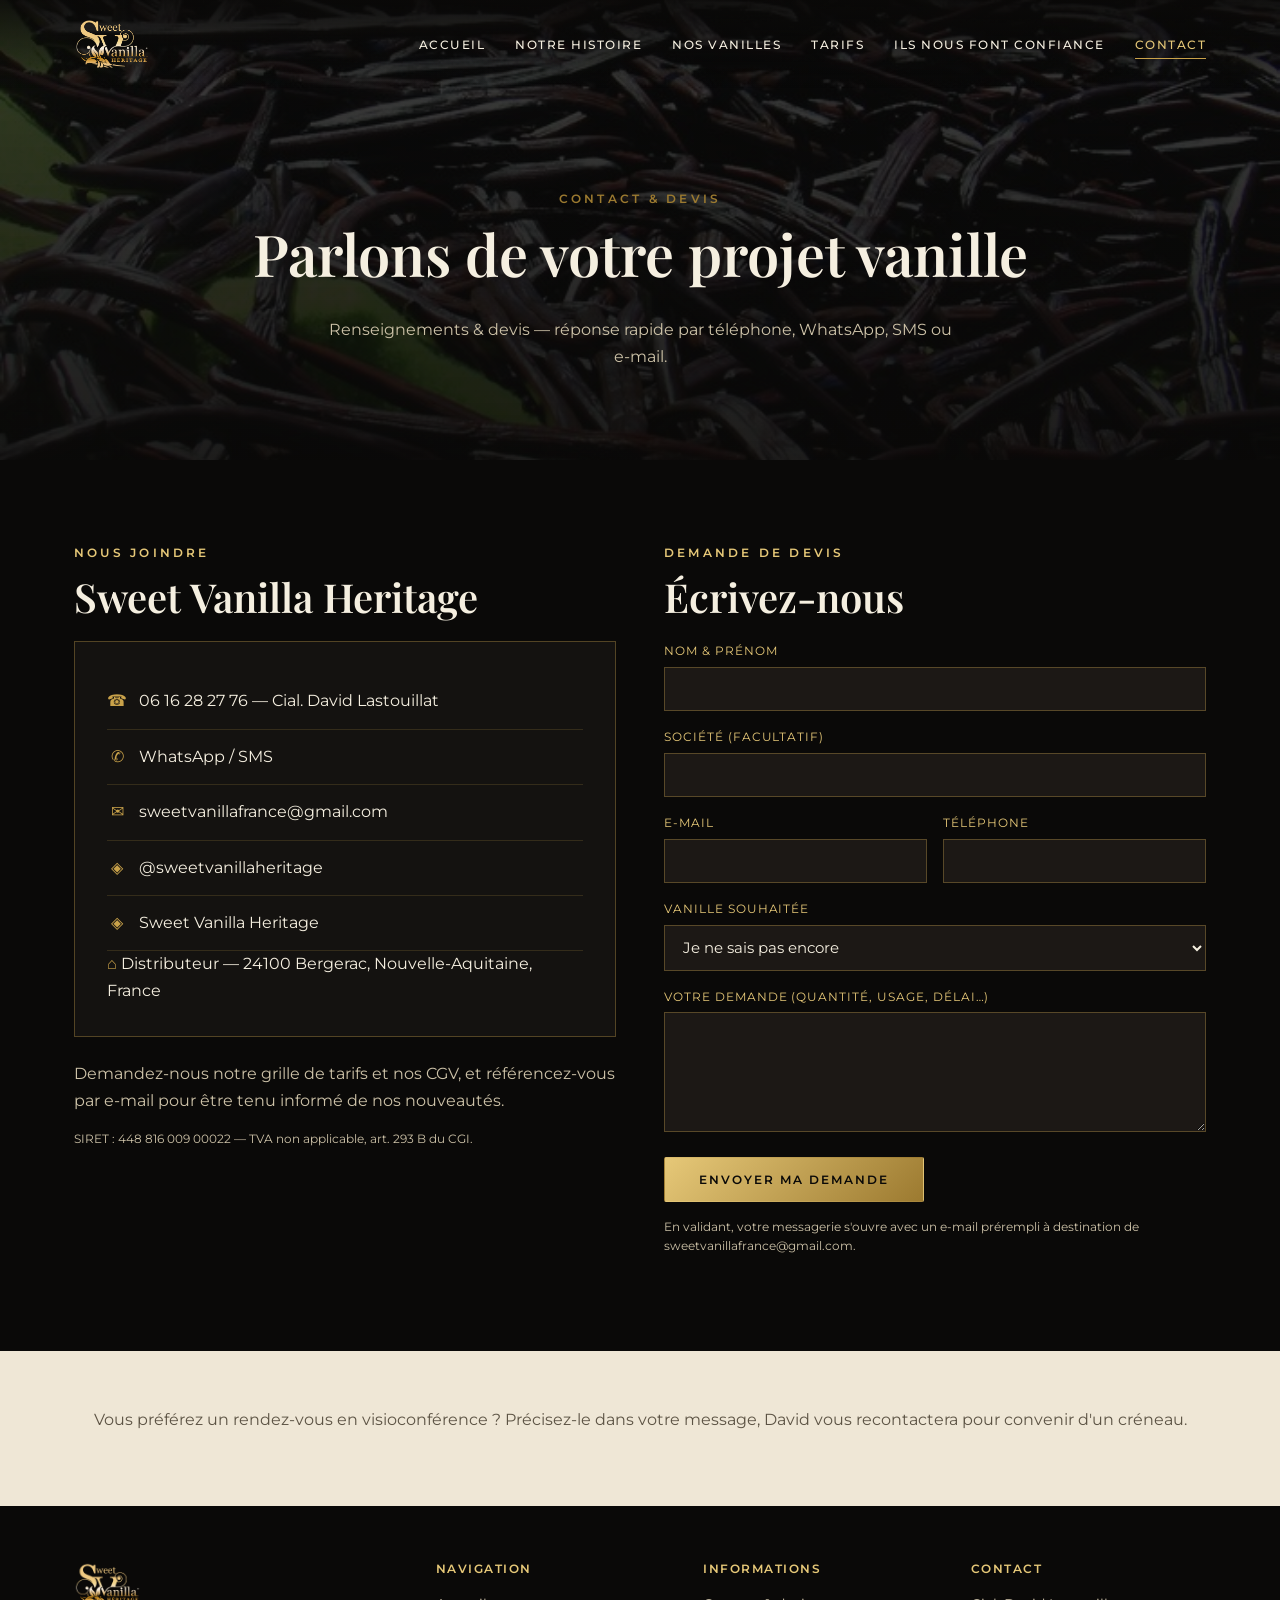
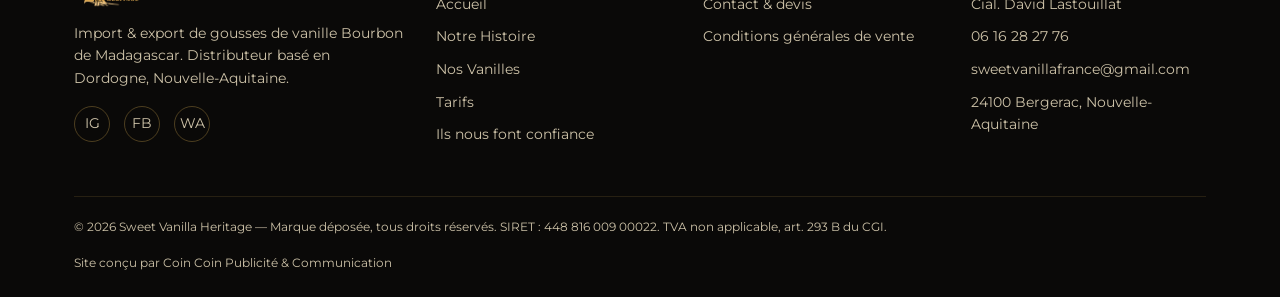
<file: contact.html>
<!DOCTYPE html>
<html lang="fr">
<head>
<meta charset="UTF-8">
<meta name="viewport" content="width=device-width, initial-scale=1.0">
<title>Contact &amp; Devis — Sweet Vanilla Heritage</title>
<meta name="description" content="Contactez Sweet Vanilla Heritage pour une demande de devis, de tarifs ou d'échantillon de vanille Bourbon de Madagascar. David Lastouillat — 06 16 28 27 76.">
<link rel="icon" href="assets/img/favicon.png" type="image/png">
<link rel="preconnect" href="https://fonts.googleapis.com">
<link rel="preconnect" href="https://fonts.gstatic.com" crossorigin>
<link href="https://fonts.googleapis.com/css2?family=Playfair+Display:wght@500;600;700&family=Alex+Brush&family=Montserrat:wght@400;500;600;700&display=swap" rel="stylesheet">
<link rel="stylesheet" href="assets/css/style.css">
</head>
<body>

<header class="site-header">
  <div class="container">
    <a href="index.html" class="brand">
      <img src="assets/img/logo.png" alt="Sweet Vanilla Heritage">
    </a>
    <button class="nav-toggle" aria-label="Ouvrir le menu" aria-expanded="false">☰</button>
    <nav class="main-nav">
      <ul>
        <li><a href="index.html">Accueil</a></li>
        <li><a href="histoire.html">Notre Histoire</a></li>
        <li><a href="vanilles.html">Nos Vanilles</a></li>
        <li><a href="tarifs.html">Tarifs</a></li>
        <li><a href="confiance.html">Ils nous font confiance</a></li>
        <li><a href="contact.html">Contact</a></li>
      </ul>
    </nav>
  </div>
</header>

<section class="page-hero">
  <div class="kenburns-bg" style="background-image: url('assets/img/harvest-vertical.jpg');"></div>
  <div class="container">
    <span class="eyebrow">Contact &amp; Devis</span>
    <h1>Parlons de votre projet vanille</h1>
    <p class="lede">Renseignements &amp; devis — réponse rapide par téléphone, WhatsApp, SMS ou e-mail.</p>
  </div>
</section>

<section class="section section--dark">
  <div class="container">
    <div class="contact-grid">
      <div class="reveal">
        <span class="eyebrow">Nous joindre</span>
        <h2>Sweet Vanilla Heritage</h2>
        <div class="contact-card" style="margin-top:20px;">
          <a class="link-line" href="tel:+33616282776"><span class="icon">☎</span> 06 16 28 27 76 — Cial. David Lastouillat</a>
          <a class="link-line" href="https://wa.me/33616282776" target="_blank" rel="noopener"><span class="icon">✆</span> WhatsApp / SMS</a>
          <a class="link-line" href="mailto:sweetvanillafrance@gmail.com"><span class="icon">✉</span> sweetvanillafrance@gmail.com</a>
          <a class="link-line" href="https://www.instagram.com/sweetvanillaheritage" target="_blank" rel="noopener"><span class="icon">◈</span> @sweetvanillaheritage</a>
          <a class="link-line" href="https://www.facebook.com/" target="_blank" rel="noopener"><span class="icon">◈</span> Sweet Vanilla Heritage</a>
          <div class="link-line" style="border-bottom:none;"><span class="icon">⌂</span> Distributeur — 24100 Bergerac, Nouvelle-Aquitaine, France</div>
        </div>
        <p class="muted" style="margin-top:24px;">Demandez-nous notre grille de tarifs et nos CGV, et référencez-vous par e-mail pour être tenu informé de nos nouveautés.</p>
        <p class="price-note">SIRET : 448 816 009 00022 — TVA non applicable, art. 293 B du CGI.</p>
      </div>

      <div class="reveal">
        <span class="eyebrow">Demande de devis</span>
        <h2>Écrivez-nous</h2>
        <form class="simple-form" id="devis-form" style="margin-top:20px;">
          <div>
            <label for="nom">Nom &amp; prénom</label>
            <input type="text" id="nom" name="nom" required>
          </div>
          <div>
            <label for="societe">Société (facultatif)</label>
            <input type="text" id="societe" name="societe">
          </div>
          <div class="grid grid--2" style="gap:16px;">
            <div>
              <label for="email">E-mail</label>
              <input type="email" id="email" name="email" required>
            </div>
            <div>
              <label for="telephone">Téléphone</label>
              <input type="tel" id="telephone" name="telephone">
            </div>
          </div>
          <div>
            <label for="produit">Vanille souhaitée</label>
            <select id="produit" name="produit">
              <option value="Je ne sais pas encore">Je ne sais pas encore</option>
              <option value="Fitiavana TK/T4">Fitiavana — TK/T4</option>
              <option value="Misiaraka Black">Misiaraka — Black</option>
              <option value="Soahary Gold">Soahary — Gold Affinage</option>
              <option value="Rabezezika Pompona">Rabezezika — Pompona</option>
              <option value="Plusieurs sélections">Plusieurs sélections</option>
            </select>
          </div>
          <div>
            <label for="message">Votre demande (quantité, usage, délai…)</label>
            <textarea id="message" name="message" required></textarea>
          </div>
          <button type="submit" class="btn btn--gold" style="justify-self:start;">Envoyer ma demande</button>
          <p class="price-note">En validant, votre messagerie s'ouvre avec un e-mail prérempli à destination de sweetvanillafrance@gmail.com.</p>
        </form>
      </div>
    </div>
  </div>
</section>

<section class="section" style="background:var(--cream-2); padding-top:56px; padding-bottom:56px;">
  <div class="container text-center reveal">
    <p class="muted mt-0">Vous préférez un rendez-vous en visioconférence ? Précisez-le dans votre message, David vous recontactera pour convenir d'un créneau.</p>
  </div>
</section>

<footer class="site-footer">
  <div class="container">
    <div class="footer-grid">
      <div class="footer-brand">
        <img src="assets/img/logo.png" alt="Sweet Vanilla Heritage">
        <p>Import &amp; export de gousses de vanille Bourbon de Madagascar. Distributeur basé en Dordogne, Nouvelle-Aquitaine.</p>
        <div class="social-row">
          <a href="https://www.instagram.com/sweetvanillaheritage" target="_blank" rel="noopener" aria-label="Instagram">IG</a>
          <a href="https://www.facebook.com/" target="_blank" rel="noopener" aria-label="Facebook">FB</a>
          <a href="https://wa.me/33616282776" target="_blank" rel="noopener" aria-label="WhatsApp">WA</a>
        </div>
      </div>
      <div>
        <h4>Navigation</h4>
        <ul>
          <li><a href="index.html">Accueil</a></li>
          <li><a href="histoire.html">Notre Histoire</a></li>
          <li><a href="vanilles.html">Nos Vanilles</a></li>
          <li><a href="tarifs.html">Tarifs</a></li>
          <li><a href="confiance.html">Ils nous font confiance</a></li>
        </ul>
      </div>
      <div>
        <h4>Informations</h4>
        <ul>
          <li><a href="contact.html">Contact &amp; devis</a></li>
          <li><a href="cgv.html">Conditions générales de vente</a></li>
        </ul>
      </div>
      <div>
        <h4>Contact</h4>
        <ul>
          <li>Cial. David Lastouillat</li>
          <li><a href="tel:+33616282776">06 16 28 27 76</a></li>
          <li><a href="mailto:sweetvanillafrance@gmail.com">sweetvanillafrance@gmail.com</a></li>
          <li>24100 Bergerac, Nouvelle-Aquitaine</li>
        </ul>
      </div>
    </div>
    <div class="footer-bottom">
      <span>© <span id="year"></span> Sweet Vanilla Heritage — Marque déposée, tous droits réservés. SIRET : 448 816 009 00022. TVA non applicable, art. 293 B du CGI.</span>
      <span>Site conçu par <a href="https://pub.coin-coin.fr" target="_blank" rel="noopener">Coin Coin Publicité &amp; Communication</a></span>
    </div>
  </div>
</footer>

<script src="assets/js/main.js"></script>
<script>
  var form = document.getElementById('devis-form');
  if (form) {
    form.addEventListener('submit', function (e) {
      e.preventDefault();
      var nom = document.getElementById('nom').value;
      var societe = document.getElementById('societe').value;
      var email = document.getElementById('email').value;
      var telephone = document.getElementById('telephone').value;
      var produit = document.getElementById('produit').value;
      var message = document.getElementById('message').value;
      var subject = 'Demande de devis — ' + nom + (societe ? ' (' + societe + ')' : '');
      var body = 'Nom : ' + nom + '\n' +
                 (societe ? 'Société : ' + societe + '\n' : '') +
                 'E-mail : ' + email + '\n' +
                 (telephone ? 'Téléphone : ' + telephone + '\n' : '') +
                 'Vanille souhaitée : ' + produit + '\n\n' +
                 'Message :\n' + message;
      window.location.href = 'mailto:sweetvanillafrance@gmail.com?subject=' + encodeURIComponent(subject) + '&body=' + encodeURIComponent(body);
    });
  }
</script>
</body>
</html>
</file>
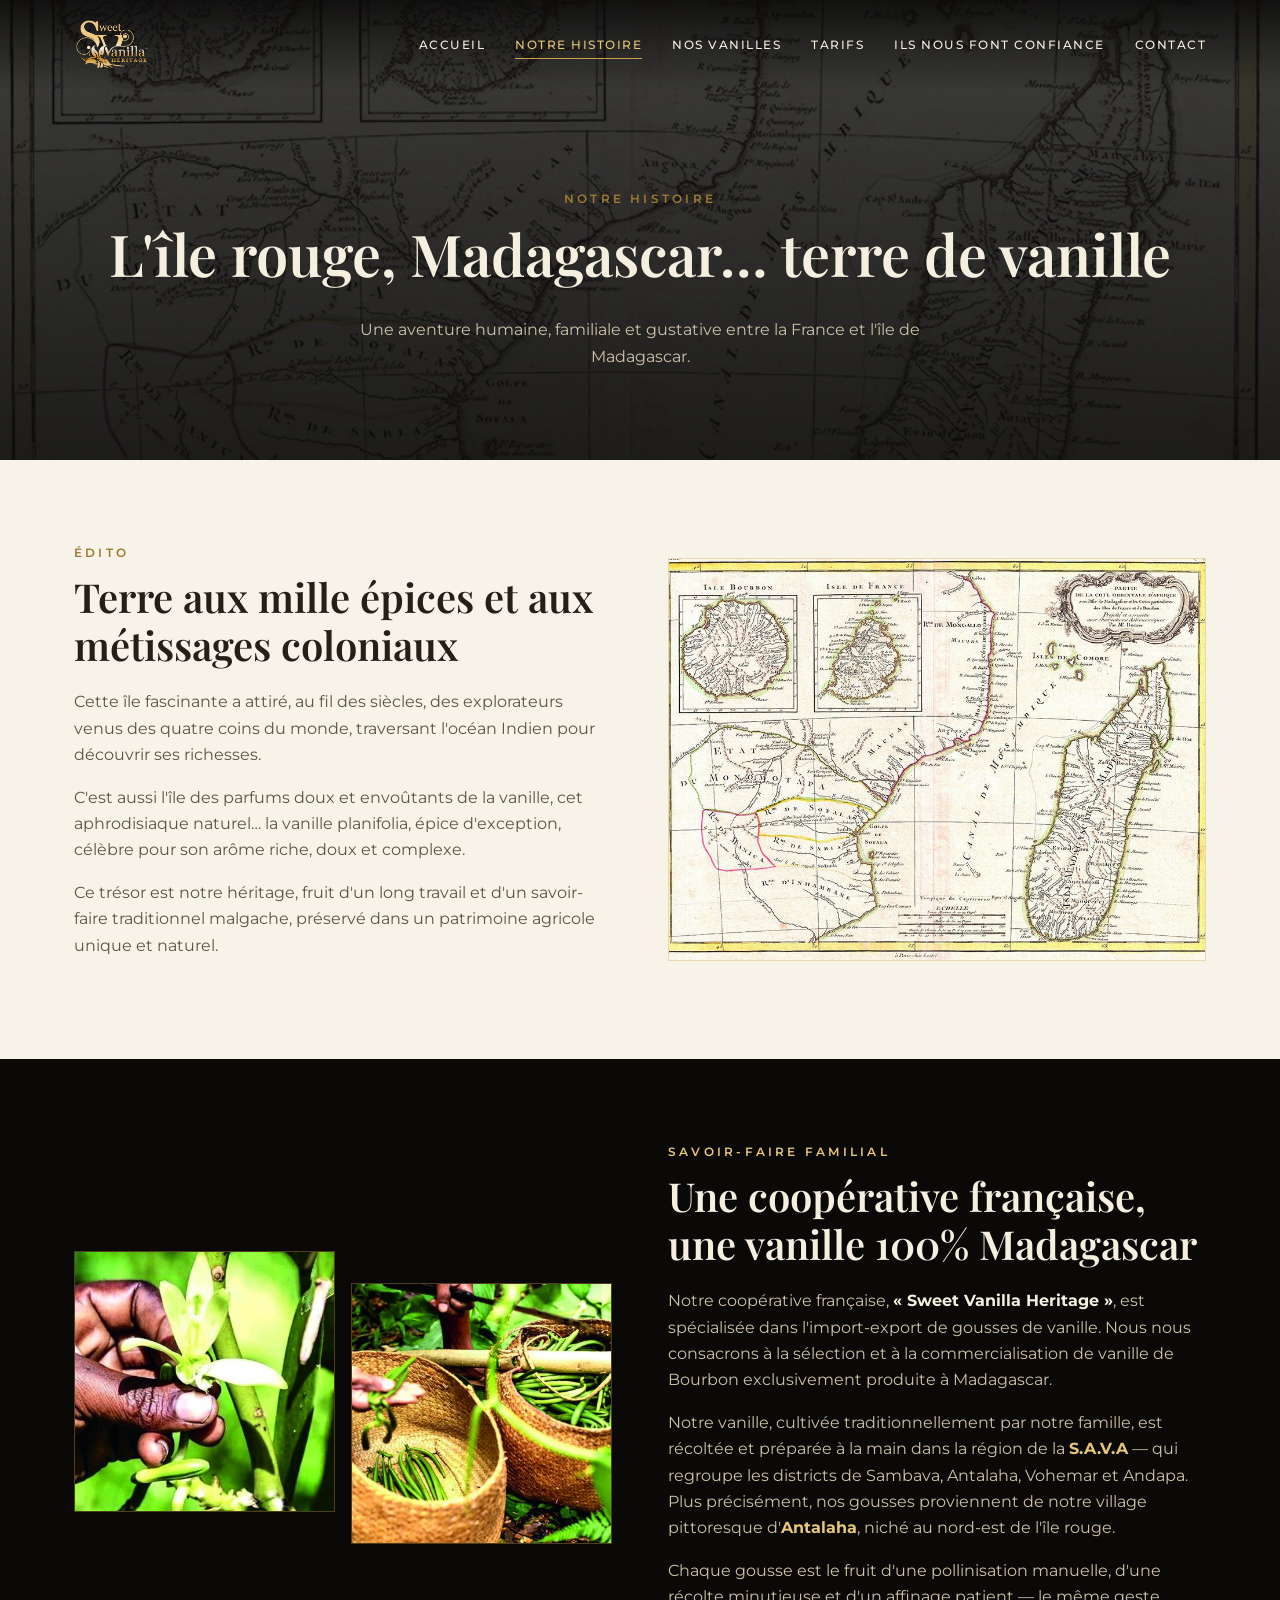
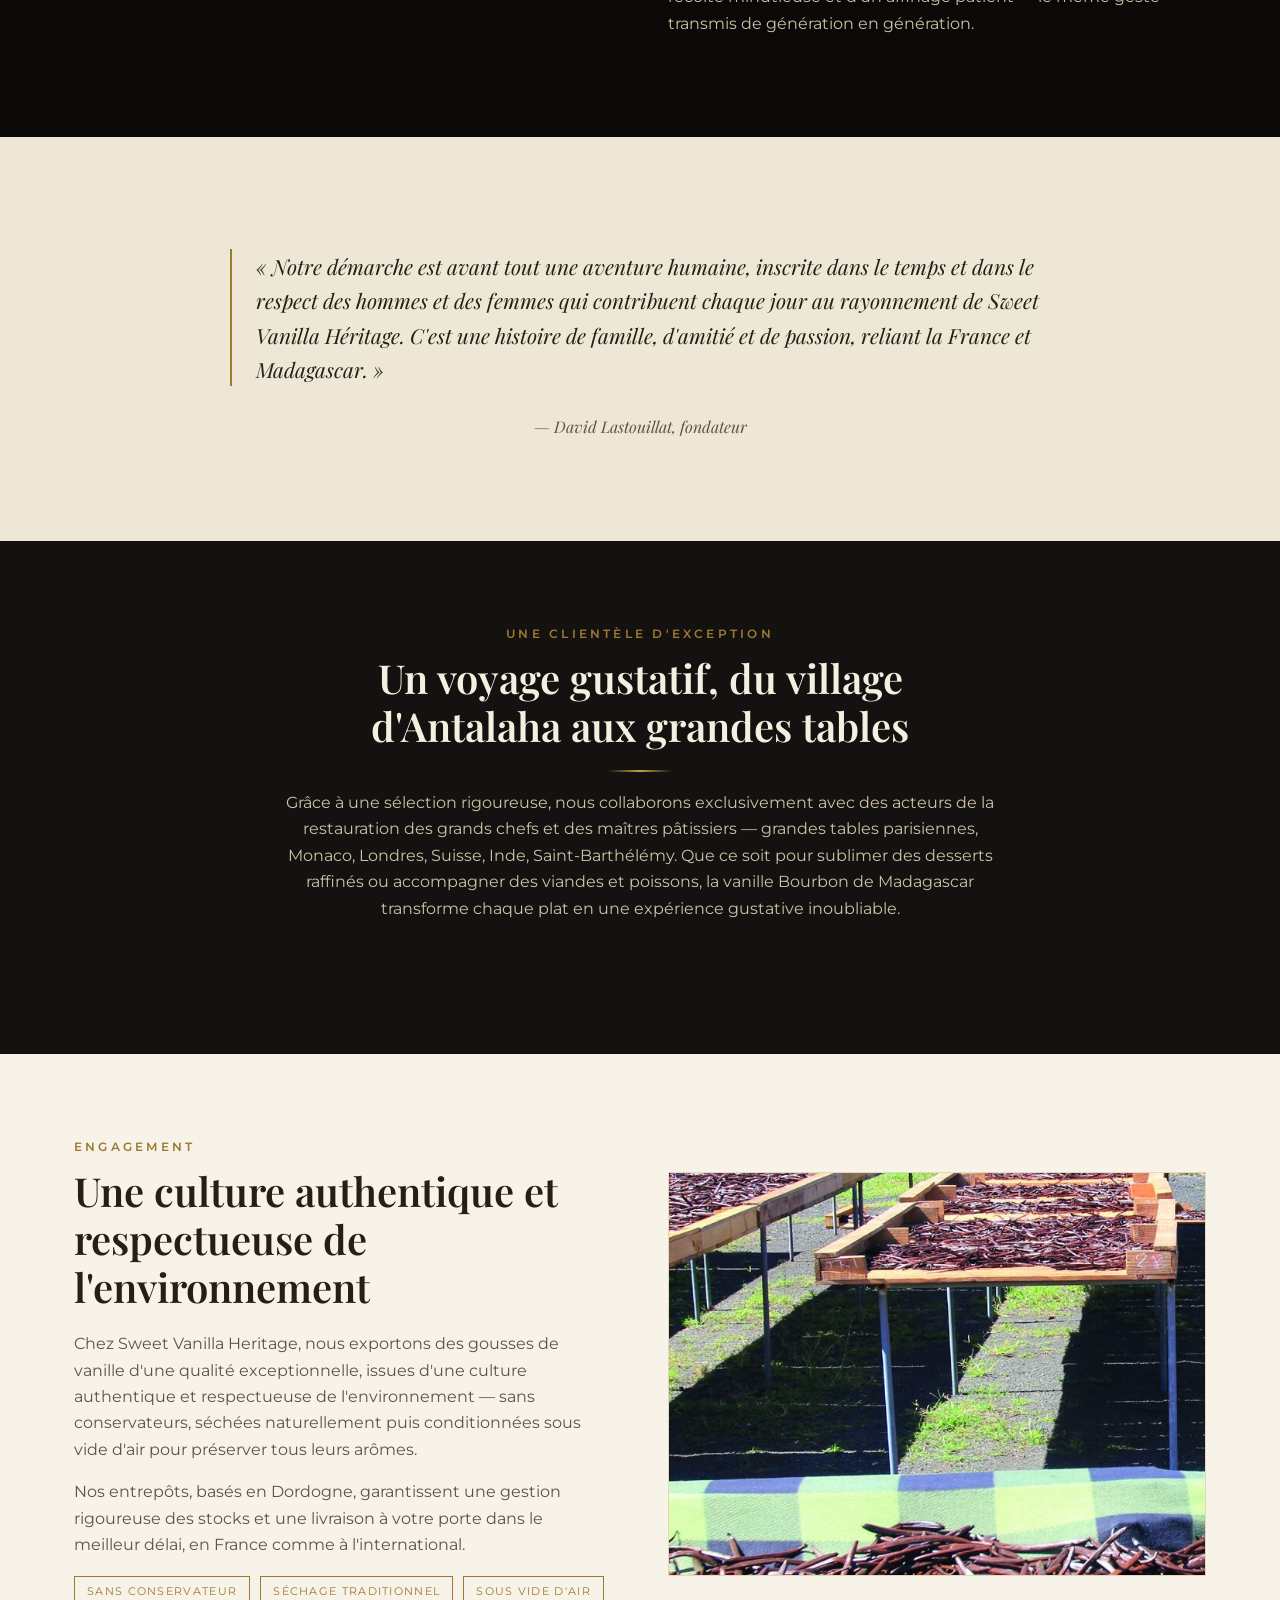
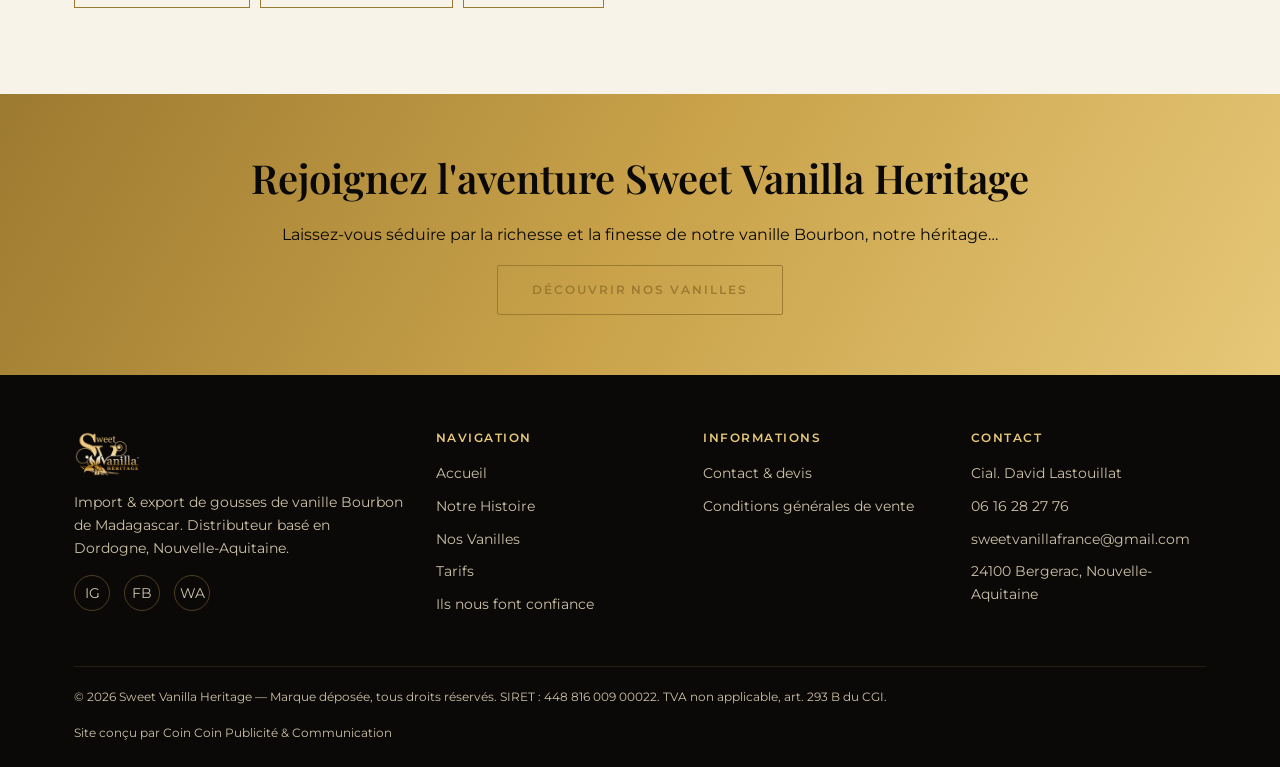
<file: histoire.html>
<!DOCTYPE html>
<html lang="fr">
<head>
<meta charset="UTF-8">
<meta name="viewport" content="width=device-width, initial-scale=1.0">
<title>Notre Histoire — Sweet Vanilla Heritage</title>
<meta name="description" content="L'histoire de Sweet Vanilla Heritage : une aventure familiale entre Bergerac et le village d'Antalaha, région S.A.V.A, Madagascar, au cœur de la vanille Bourbon.">
<link rel="icon" href="assets/img/favicon.png" type="image/png">
<link rel="preconnect" href="https://fonts.googleapis.com">
<link rel="preconnect" href="https://fonts.gstatic.com" crossorigin>
<link href="https://fonts.googleapis.com/css2?family=Playfair+Display:wght@500;600;700&family=Alex+Brush&family=Montserrat:wght@400;500;600;700&display=swap" rel="stylesheet">
<link rel="stylesheet" href="assets/css/style.css">
</head>
<body>

<header class="site-header">
  <div class="container">
    <a href="index.html" class="brand">
      <img src="assets/img/logo.png" alt="Sweet Vanilla Heritage">
    </a>
    <button class="nav-toggle" aria-label="Ouvrir le menu" aria-expanded="false">☰</button>
    <nav class="main-nav">
      <ul>
        <li><a href="index.html">Accueil</a></li>
        <li><a href="histoire.html">Notre Histoire</a></li>
        <li><a href="vanilles.html">Nos Vanilles</a></li>
        <li><a href="tarifs.html">Tarifs</a></li>
        <li><a href="confiance.html">Ils nous font confiance</a></li>
        <li><a href="contact.html">Contact</a></li>
      </ul>
    </nav>
  </div>
</header>

<section class="page-hero">
  <div class="kenburns-bg" style="background-image: url('assets/img/map-madagascar-antique.jpg'); filter:saturate(0.4);"></div>
  <div class="container">
    <span class="eyebrow">Notre Histoire</span>
    <h1>L'île rouge, Madagascar… terre de vanille</h1>
    <p class="lede">Une aventure humaine, familiale et gustative entre la France et l'île de Madagascar.</p>
  </div>
</section>

<section class="section">
  <div class="container">
    <div class="split reveal">
      <div>
        <span class="eyebrow" style="color:var(--gold-dark);">Édito</span>
        <h2>Terre aux mille épices et aux métissages coloniaux</h2>
        <p class="muted">Cette île fascinante a attiré, au fil des siècles, des explorateurs venus des quatre coins du monde, traversant l'océan Indien pour découvrir ses richesses.</p>
        <p class="muted">C'est aussi l'île des parfums doux et envoûtants de la vanille, cet aphrodisiaque naturel… la vanille planifolia, épice d'exception, célèbre pour son arôme riche, doux et complexe.</p>
        <p class="muted">Ce trésor est notre héritage, fruit d'un long travail et d'un savoir-faire traditionnel malgache, préservé dans un patrimoine agricole unique et naturel.</p>
      </div>
      <div class="img-frame" style="aspect-ratio: 4/3;">
        <img src="assets/img/map-madagascar-antique.jpg" alt="Carte ancienne de Madagascar et de l'île de France">
      </div>
    </div>
  </div>
</section>

<section class="section section--dark">
  <div class="container">
    <div class="split reveal">
      <div class="grid grid--2" style="gap:16px;">
        <div class="img-frame" style="aspect-ratio:1/1;"><img src="assets/img/harvest-hand-flower.jpg" alt="Pollinisation manuelle de la fleur de vanille"></div>
        <div class="img-frame" style="aspect-ratio:1/1; margin-top:32px;"><img src="assets/img/harvest-baskets.jpg" alt="Récolte des gousses de vanille vertes en panier"></div>
      </div>
      <div>
        <span class="eyebrow">Savoir-faire familial</span>
        <h2>Une coopérative française, une vanille 100% Madagascar</h2>
        <p class="muted">Notre coopérative française, <strong style="color:var(--text-light);">« Sweet Vanilla Heritage »</strong>, est spécialisée dans l'import-export de gousses de vanille. Nous nous consacrons à la sélection et à la commercialisation de vanille de Bourbon exclusivement produite à Madagascar.</p>
        <p class="muted">Notre vanille, cultivée traditionnellement par notre famille, est récoltée et préparée à la main dans la région de la <strong style="color:var(--gold-light);">S.A.V.A</strong> — qui regroupe les districts de Sambava, Antalaha, Vohemar et Andapa. Plus précisément, nos gousses proviennent de notre village pittoresque d'<strong style="color:var(--gold-light);">Antalaha</strong>, niché au nord-est de l'île rouge.</p>
        <p class="muted">Chaque gousse est le fruit d'une pollinisation manuelle, d'une récolte minutieuse et d'un affinage patient — le même geste transmis de génération en génération.</p>
      </div>
    </div>
  </div>
</section>

<section class="section" style="background:var(--cream-2);">
  <div class="container">
    <blockquote class="quote-block reveal" style="color:var(--text-dark); border-color: var(--gold-dark); max-width:820px; margin-left:auto; margin-right:auto;">
      « Notre démarche est avant tout une aventure humaine, inscrite dans le temps et dans le respect des hommes et des femmes qui contribuent chaque jour au rayonnement de Sweet Vanilla Héritage. C'est une histoire de famille, d'amitié et de passion, reliant la France et Madagascar. »
    </blockquote>
    <p class="text-center muted" style="font-family:var(--serif); font-style:italic;">— David Lastouillat, fondateur</p>
  </div>
</section>

<section class="section section--elevated">
  <div class="container">
    <div class="section-head reveal">
      <span class="eyebrow">Une clientèle d'exception</span>
      <h2>Un voyage gustatif, du village d'Antalaha aux grandes tables</h2>
      <div class="divider"></div>
      <p class="muted">Grâce à une sélection rigoureuse, nous collaborons exclusivement avec des acteurs de la restauration des grands chefs et des maîtres pâtissiers — grandes tables parisiennes, Monaco, Londres, Suisse, Inde, Saint-Barthélémy. Que ce soit pour sublimer des desserts raffinés ou accompagner des viandes et poissons, la vanille Bourbon de Madagascar transforme chaque plat en une expérience gustative inoubliable.</p>
    </div>
  </div>
</section>

<section class="section">
  <div class="container">
    <div class="split reveal">
      <div>
        <span class="eyebrow" style="color:var(--gold-dark);">Engagement</span>
        <h2>Une culture authentique et respectueuse de l'environnement</h2>
        <p class="muted">Chez Sweet Vanilla Heritage, nous exportons des gousses de vanille d'une qualité exceptionnelle, issues d'une culture authentique et respectueuse de l'environnement — sans conservateurs, séchées naturellement puis conditionnées sous vide d'air pour préserver tous leurs arômes.</p>
        <p class="muted">Nos entrepôts, basés en Dordogne, garantissent une gestion rigoureuse des stocks et une livraison à votre porte dans le meilleur délai, en France comme à l'international.</p>
        <span class="badge">Sans conservateur</span>
        <span class="badge">Séchage traditionnel</span>
        <span class="badge">Sous vide d'air</span>
      </div>
      <div class="img-frame" style="aspect-ratio: 4/3;">
        <img src="assets/img/drying-racks.jpg" alt="Séchage traditionnel des gousses de vanille sur claies">
      </div>
    </div>
  </div>
</section>

<section class="cta-band">
  <div class="container">
    <h2>Rejoignez l'aventure Sweet Vanilla Heritage</h2>
    <p>Laissez-vous séduire par la richesse et la finesse de notre vanille Bourbon, notre héritage…</p>
    <a href="vanilles.html" class="btn btn--outline">Découvrir nos vanilles</a>
  </div>
</section>

<footer class="site-footer">
  <div class="container">
    <div class="footer-grid">
      <div class="footer-brand">
        <img src="assets/img/logo.png" alt="Sweet Vanilla Heritage">
        <p>Import &amp; export de gousses de vanille Bourbon de Madagascar. Distributeur basé en Dordogne, Nouvelle-Aquitaine.</p>
        <div class="social-row">
          <a href="https://www.instagram.com/sweetvanillaheritage" target="_blank" rel="noopener" aria-label="Instagram">IG</a>
          <a href="https://www.facebook.com/" target="_blank" rel="noopener" aria-label="Facebook">FB</a>
          <a href="https://wa.me/33616282776" target="_blank" rel="noopener" aria-label="WhatsApp">WA</a>
        </div>
      </div>
      <div>
        <h4>Navigation</h4>
        <ul>
          <li><a href="index.html">Accueil</a></li>
          <li><a href="histoire.html">Notre Histoire</a></li>
          <li><a href="vanilles.html">Nos Vanilles</a></li>
          <li><a href="tarifs.html">Tarifs</a></li>
          <li><a href="confiance.html">Ils nous font confiance</a></li>
        </ul>
      </div>
      <div>
        <h4>Informations</h4>
        <ul>
          <li><a href="contact.html">Contact &amp; devis</a></li>
          <li><a href="cgv.html">Conditions générales de vente</a></li>
        </ul>
      </div>
      <div>
        <h4>Contact</h4>
        <ul>
          <li>Cial. David Lastouillat</li>
          <li><a href="tel:+33616282776">06 16 28 27 76</a></li>
          <li><a href="mailto:sweetvanillafrance@gmail.com">sweetvanillafrance@gmail.com</a></li>
          <li>24100 Bergerac, Nouvelle-Aquitaine</li>
        </ul>
      </div>
    </div>
    <div class="footer-bottom">
      <span>© <span id="year"></span> Sweet Vanilla Heritage — Marque déposée, tous droits réservés. SIRET : 448 816 009 00022. TVA non applicable, art. 293 B du CGI.</span>
      <span>Site conçu par <a href="https://pub.coin-coin.fr" target="_blank" rel="noopener">Coin Coin Publicité &amp; Communication</a></span>
    </div>
  </div>
</footer>

<script src="assets/js/main.js"></script>
</body>
</html>
</file>
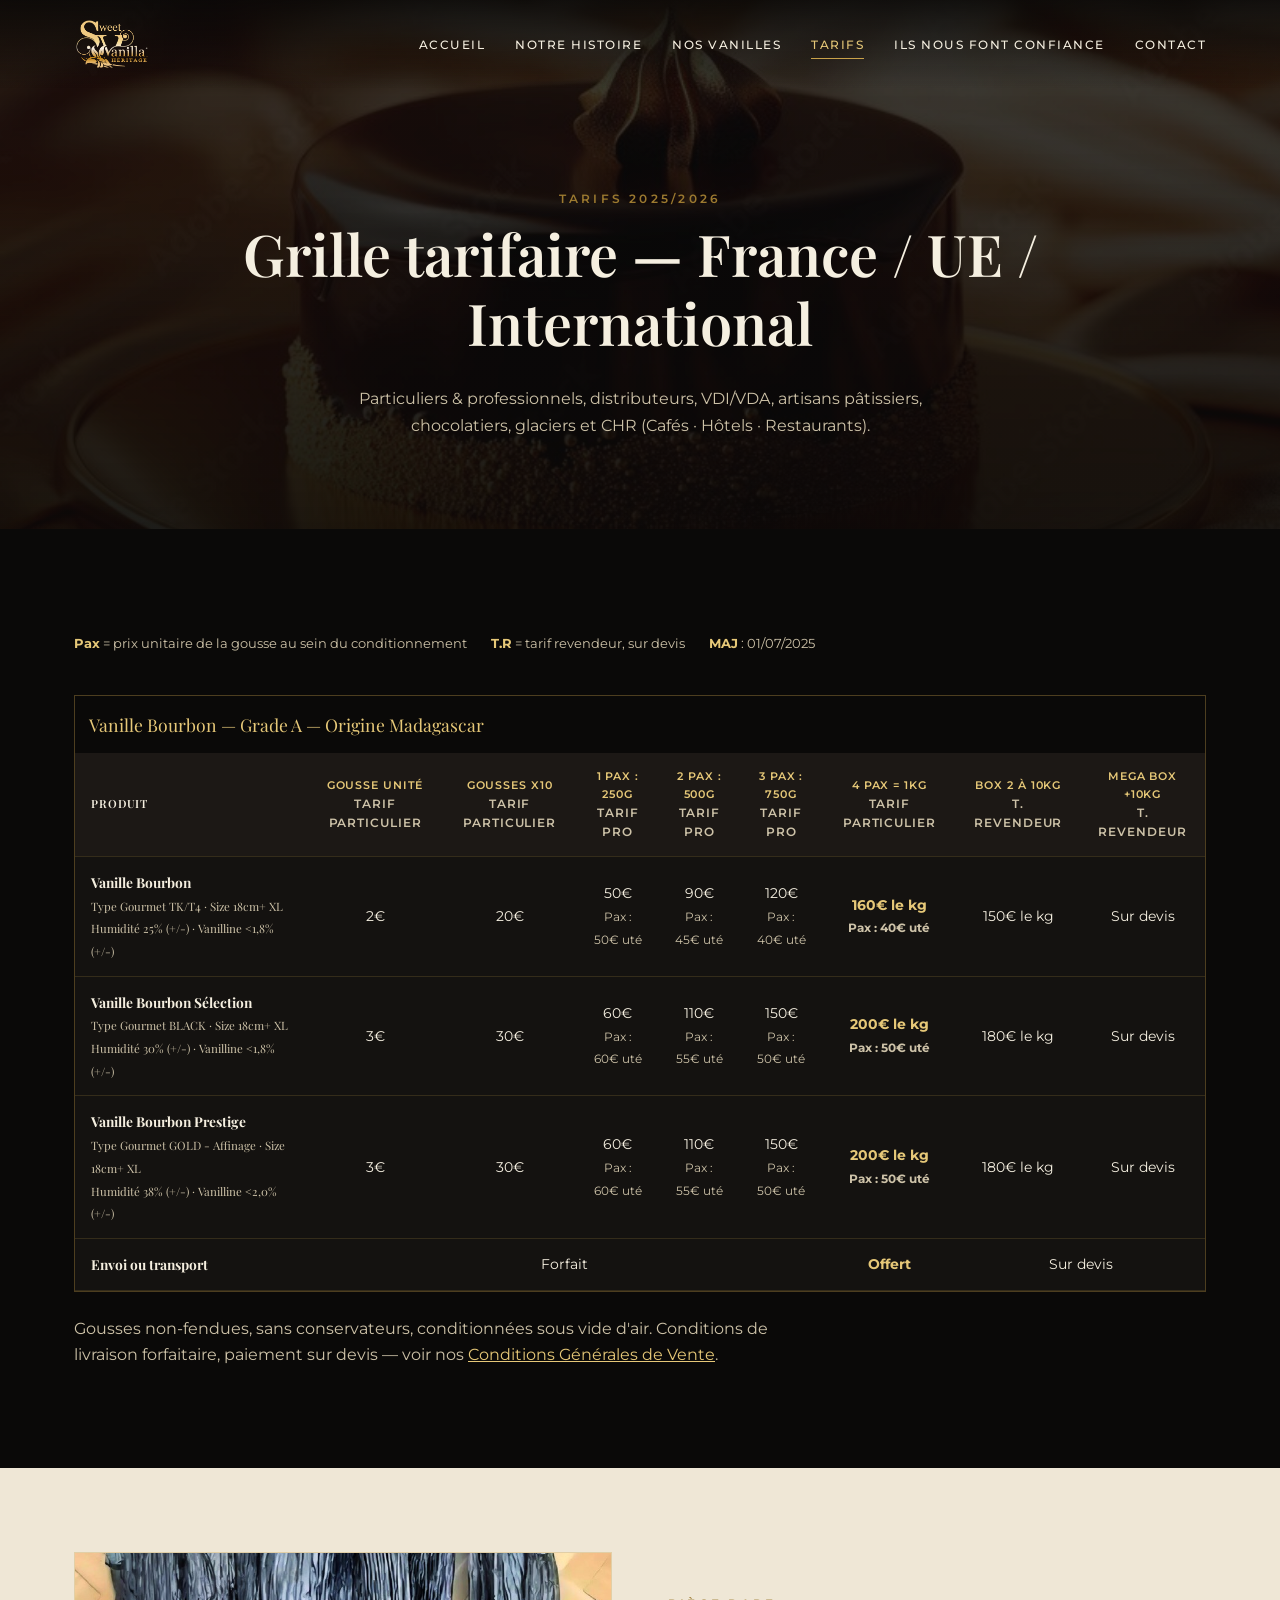
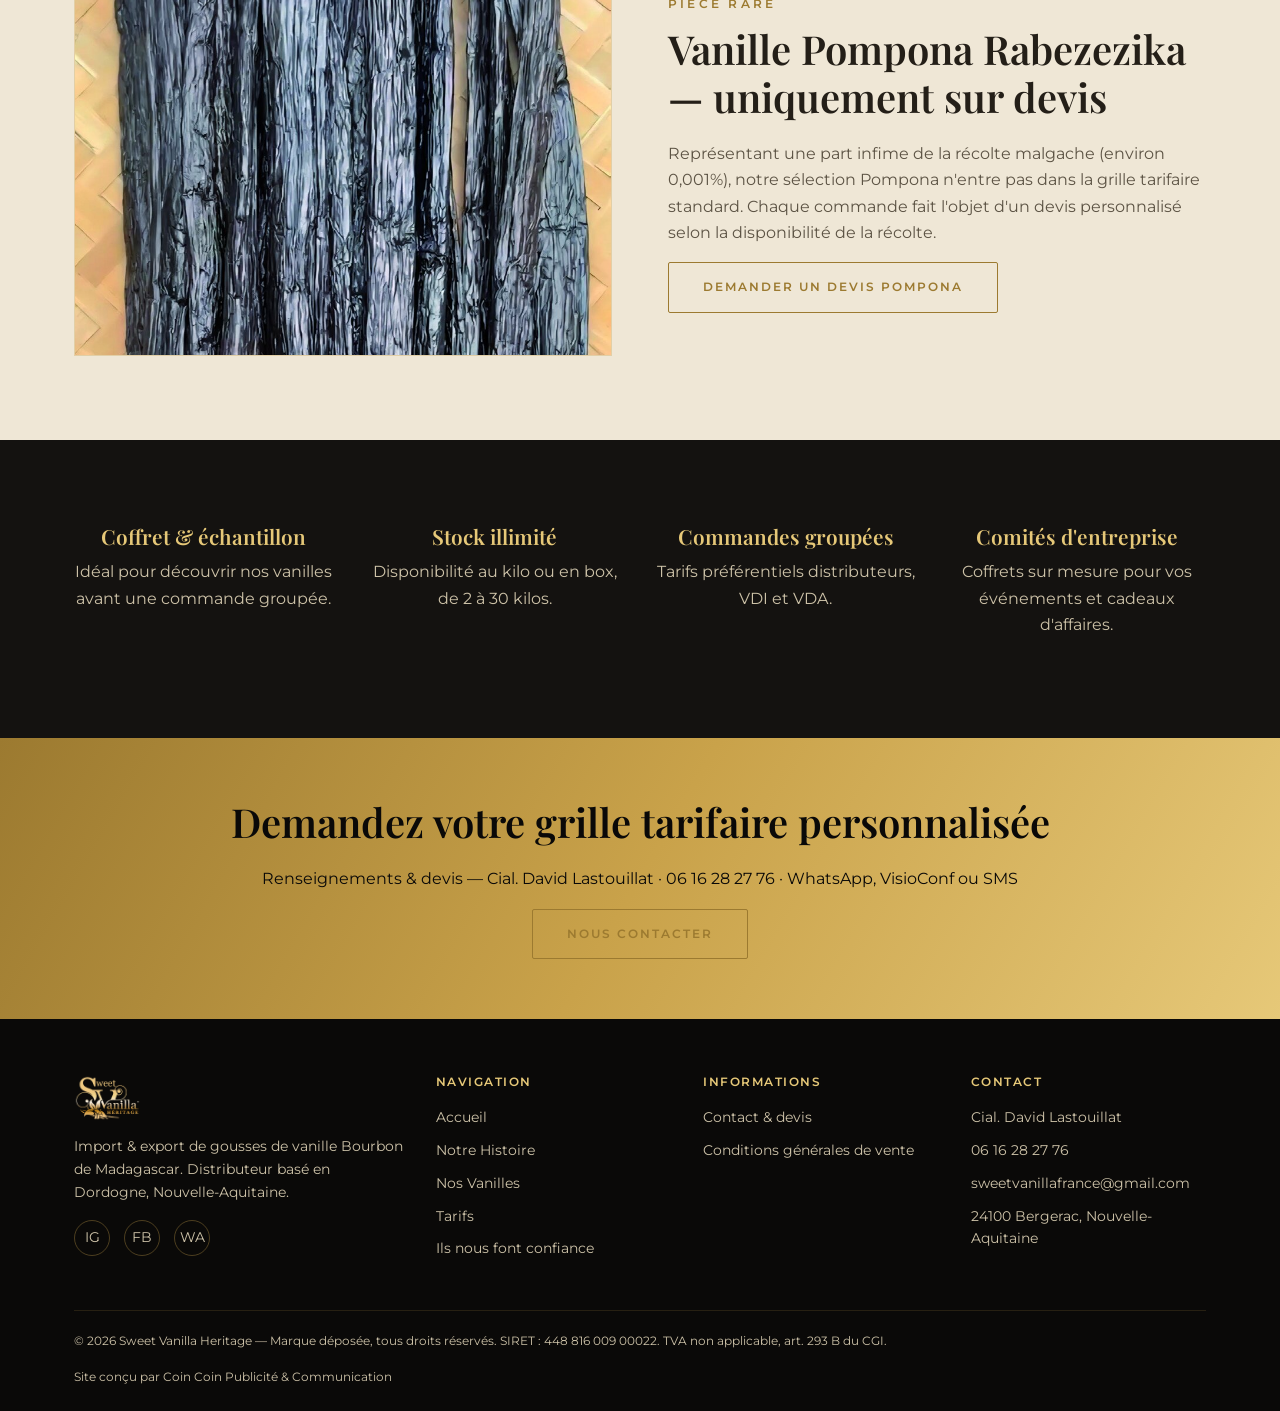
<file: tarifs.html>
<!DOCTYPE html>
<html lang="fr">
<head>
<meta charset="UTF-8">
<meta name="viewport" content="width=device-width, initial-scale=1.0">
<title>Tarifs 2025/2026 — Sweet Vanilla Heritage</title>
<meta name="description" content="Grille tarifaire 2025/2026 des gousses de vanille Bourbon Sweet Vanilla Heritage : particuliers, professionnels, distributeurs. Prix nets, TVA non applicable art. 293 B du CGI.">
<link rel="icon" href="assets/img/favicon.png" type="image/png">
<link rel="preconnect" href="https://fonts.googleapis.com">
<link rel="preconnect" href="https://fonts.gstatic.com" crossorigin>
<link href="https://fonts.googleapis.com/css2?family=Playfair+Display:wght@500;600;700&family=Alex+Brush&family=Montserrat:wght@400;500;600;700&display=swap" rel="stylesheet">
<link rel="stylesheet" href="assets/css/style.css">
</head>
<body>

<header class="site-header">
  <div class="container">
    <a href="index.html" class="brand">
      <img src="assets/img/logo.png" alt="Sweet Vanilla Heritage">
    </a>
    <button class="nav-toggle" aria-label="Ouvrir le menu" aria-expanded="false">☰</button>
    <nav class="main-nav">
      <ul>
        <li><a href="index.html">Accueil</a></li>
        <li><a href="histoire.html">Notre Histoire</a></li>
        <li><a href="vanilles.html">Nos Vanilles</a></li>
        <li><a href="tarifs.html">Tarifs</a></li>
        <li><a href="confiance.html">Ils nous font confiance</a></li>
        <li><a href="contact.html">Contact</a></li>
      </ul>
    </nav>
  </div>
</header>

<section class="page-hero">
  <div class="kenburns-bg" style="background-image: url('assets/img/dessert-gold.jpg');"></div>
  <div class="container">
    <span class="eyebrow">Tarifs 2025/2026</span>
    <h1>Grille tarifaire — France / UE / International</h1>
    <p class="lede">Particuliers &amp; professionnels, distributeurs, VDI/VDA, artisans pâtissiers, chocolatiers, glaciers et CHR (Cafés · Hôtels · Restaurants).</p>
  </div>
</section>

<section class="section section--dark">
  <div class="container">
    <div class="tarif-legend reveal" style="color:var(--text-muted);">
      <span><strong style="color:var(--gold-light);">Pax</strong> = prix unitaire de la gousse au sein du conditionnement</span>
      <span><strong style="color:var(--gold-light);">T.R</strong> = tarif revendeur, sur devis</span>
      <span><strong style="color:var(--gold-light);">MAJ</strong> : 01/07/2025</span>
    </div>

    <div class="table-wrap reveal">
      <table class="price">
        <caption>Vanille Bourbon — Grade A — Origine Madagascar</caption>
        <thead>
          <tr>
            <th>Produit</th>
            <th>Gousse unité<br><span class="price-note">Tarif particulier</span></th>
            <th>Gousses x10<br><span class="price-note">Tarif particulier</span></th>
            <th>1 PAX : 250g<br><span class="price-note">Tarif pro</span></th>
            <th>2 PAX : 500g<br><span class="price-note">Tarif pro</span></th>
            <th>3 PAX : 750g<br><span class="price-note">Tarif pro</span></th>
            <th>4 PAX = 1kg<br><span class="price-note">Tarif particulier</span></th>
            <th>Box 2 à 10kg<br><span class="price-note">T. Revendeur</span></th>
            <th>Mega box +10kg<br><span class="price-note">T. Revendeur</span></th>
          </tr>
        </thead>
        <tbody>
          <tr>
            <td>
              <strong>Vanille Bourbon</strong><br>
              <span class="price-note">Type Gourmet TK/T4 · Size 18cm+ XL<br>Humidité 25% (+/-) · Vanilline &lt;1,8% (+/-)</span>
            </td>
            <td>2€</td>
            <td>20€</td>
            <td>50€<br><span class="price-note">Pax : 50€ uté</span></td>
            <td>90€<br><span class="price-note">Pax : 45€ uté</span></td>
            <td>120€<br><span class="price-note">Pax : 40€ uté</span></td>
            <td class="price-highlight">160€ le kg<br><span class="price-note">Pax : 40€ uté</span></td>
            <td>150€ le kg</td>
            <td>Sur devis</td>
          </tr>
          <tr>
            <td>
              <strong>Vanille Bourbon Sélection</strong><br>
              <span class="price-note">Type Gourmet BLACK · Size 18cm+ XL<br>Humidité 30% (+/-) · Vanilline &lt;1,8% (+/-)</span>
            </td>
            <td>3€</td>
            <td>30€</td>
            <td>60€<br><span class="price-note">Pax : 60€ uté</span></td>
            <td>110€<br><span class="price-note">Pax : 55€ uté</span></td>
            <td>150€<br><span class="price-note">Pax : 50€ uté</span></td>
            <td class="price-highlight">200€ le kg<br><span class="price-note">Pax : 50€ uté</span></td>
            <td>180€ le kg</td>
            <td>Sur devis</td>
          </tr>
          <tr>
            <td>
              <strong>Vanille Bourbon Prestige</strong><br>
              <span class="price-note">Type Gourmet GOLD - Affinage · Size 18cm+ XL<br>Humidité 38% (+/-) · Vanilline &lt;2,0% (+/-)</span>
            </td>
            <td>3€</td>
            <td>30€</td>
            <td>60€<br><span class="price-note">Pax : 60€ uté</span></td>
            <td>110€<br><span class="price-note">Pax : 55€ uté</span></td>
            <td>150€<br><span class="price-note">Pax : 50€ uté</span></td>
            <td class="price-highlight">200€ le kg<br><span class="price-note">Pax : 50€ uté</span></td>
            <td>180€ le kg</td>
            <td>Sur devis</td>
          </tr>
          <tr>
            <td><strong>Envoi ou transport</strong></td>
            <td colspan="5" style="text-align:center;">Forfait</td>
            <td class="price-highlight">Offert</td>
            <td colspan="2" style="text-align:center;">Sur devis</td>
          </tr>
        </tbody>
      </table>
    </div>

    <p class="muted reveal" style="margin-top:24px; max-width:760px;">Gousses non-fendues, sans conservateurs, conditionnées sous vide d'air. Conditions de livraison forfaitaire, paiement sur devis — voir nos <a href="cgv.html" style="color:var(--gold-light); text-decoration:underline;">Conditions Générales de Vente</a>.</p>
  </div>
</section>

<section class="section" style="background:var(--cream-2);">
  <div class="container">
    <div class="split reveal">
      <div class="img-frame" style="aspect-ratio:4/3;">
        <img src="assets/img/bundle-pompona.jpg" alt="Vanille Rabezezika Pompona, pièce rare">
      </div>
      <div>
        <span class="eyebrow" style="color:var(--gold-dark);">Pièce rare</span>
        <h2>Vanille Pompona Rabezezika — uniquement sur devis</h2>
        <p class="muted">Représentant une part infime de la récolte malgache (environ 0,001%), notre sélection Pompona n'entre pas dans la grille tarifaire standard. Chaque commande fait l'objet d'un devis personnalisé selon la disponibilité de la récolte.</p>
        <a href="contact.html" class="btn btn--outline" style="border-color:var(--gold-dark); color:var(--gold-dark);">Demander un devis Pompona</a>
      </div>
    </div>
  </div>
</section>

<section class="section section--elevated">
  <div class="container">
    <div class="grid grid--4 reveal-stagger text-center">
      <div>
        <h3 style="color:var(--gold-light);">Coffret &amp; échantillon</h3>
        <p class="muted">Idéal pour découvrir nos vanilles avant une commande groupée.</p>
      </div>
      <div>
        <h3 style="color:var(--gold-light);">Stock illimité</h3>
        <p class="muted">Disponibilité au kilo ou en box, de 2 à 30 kilos.</p>
      </div>
      <div>
        <h3 style="color:var(--gold-light);">Commandes groupées</h3>
        <p class="muted">Tarifs préférentiels distributeurs, VDI et VDA.</p>
      </div>
      <div>
        <h3 style="color:var(--gold-light);">Comités d'entreprise</h3>
        <p class="muted">Coffrets sur mesure pour vos événements et cadeaux d'affaires.</p>
      </div>
    </div>
  </div>
</section>

<section class="cta-band">
  <div class="container">
    <h2>Demandez votre grille tarifaire personnalisée</h2>
    <p>Renseignements &amp; devis — Cial. David Lastouillat · 06 16 28 27 76 · WhatsApp, VisioConf ou SMS</p>
    <a href="contact.html" class="btn btn--outline">Nous contacter</a>
  </div>
</section>

<footer class="site-footer">
  <div class="container">
    <div class="footer-grid">
      <div class="footer-brand">
        <img src="assets/img/logo.png" alt="Sweet Vanilla Heritage">
        <p>Import &amp; export de gousses de vanille Bourbon de Madagascar. Distributeur basé en Dordogne, Nouvelle-Aquitaine.</p>
        <div class="social-row">
          <a href="https://www.instagram.com/sweetvanillaheritage" target="_blank" rel="noopener" aria-label="Instagram">IG</a>
          <a href="https://www.facebook.com/" target="_blank" rel="noopener" aria-label="Facebook">FB</a>
          <a href="https://wa.me/33616282776" target="_blank" rel="noopener" aria-label="WhatsApp">WA</a>
        </div>
      </div>
      <div>
        <h4>Navigation</h4>
        <ul>
          <li><a href="index.html">Accueil</a></li>
          <li><a href="histoire.html">Notre Histoire</a></li>
          <li><a href="vanilles.html">Nos Vanilles</a></li>
          <li><a href="tarifs.html">Tarifs</a></li>
          <li><a href="confiance.html">Ils nous font confiance</a></li>
        </ul>
      </div>
      <div>
        <h4>Informations</h4>
        <ul>
          <li><a href="contact.html">Contact &amp; devis</a></li>
          <li><a href="cgv.html">Conditions générales de vente</a></li>
        </ul>
      </div>
      <div>
        <h4>Contact</h4>
        <ul>
          <li>Cial. David Lastouillat</li>
          <li><a href="tel:+33616282776">06 16 28 27 76</a></li>
          <li><a href="mailto:sweetvanillafrance@gmail.com">sweetvanillafrance@gmail.com</a></li>
          <li>24100 Bergerac, Nouvelle-Aquitaine</li>
        </ul>
      </div>
    </div>
    <div class="footer-bottom">
      <span>© <span id="year"></span> Sweet Vanilla Heritage — Marque déposée, tous droits réservés. SIRET : 448 816 009 00022. TVA non applicable, art. 293 B du CGI.</span>
      <span>Site conçu par <a href="https://pub.coin-coin.fr" target="_blank" rel="noopener">Coin Coin Publicité &amp; Communication</a></span>
    </div>
  </div>
</footer>

<script src="assets/js/main.js"></script>
</body>
</html>
</file>
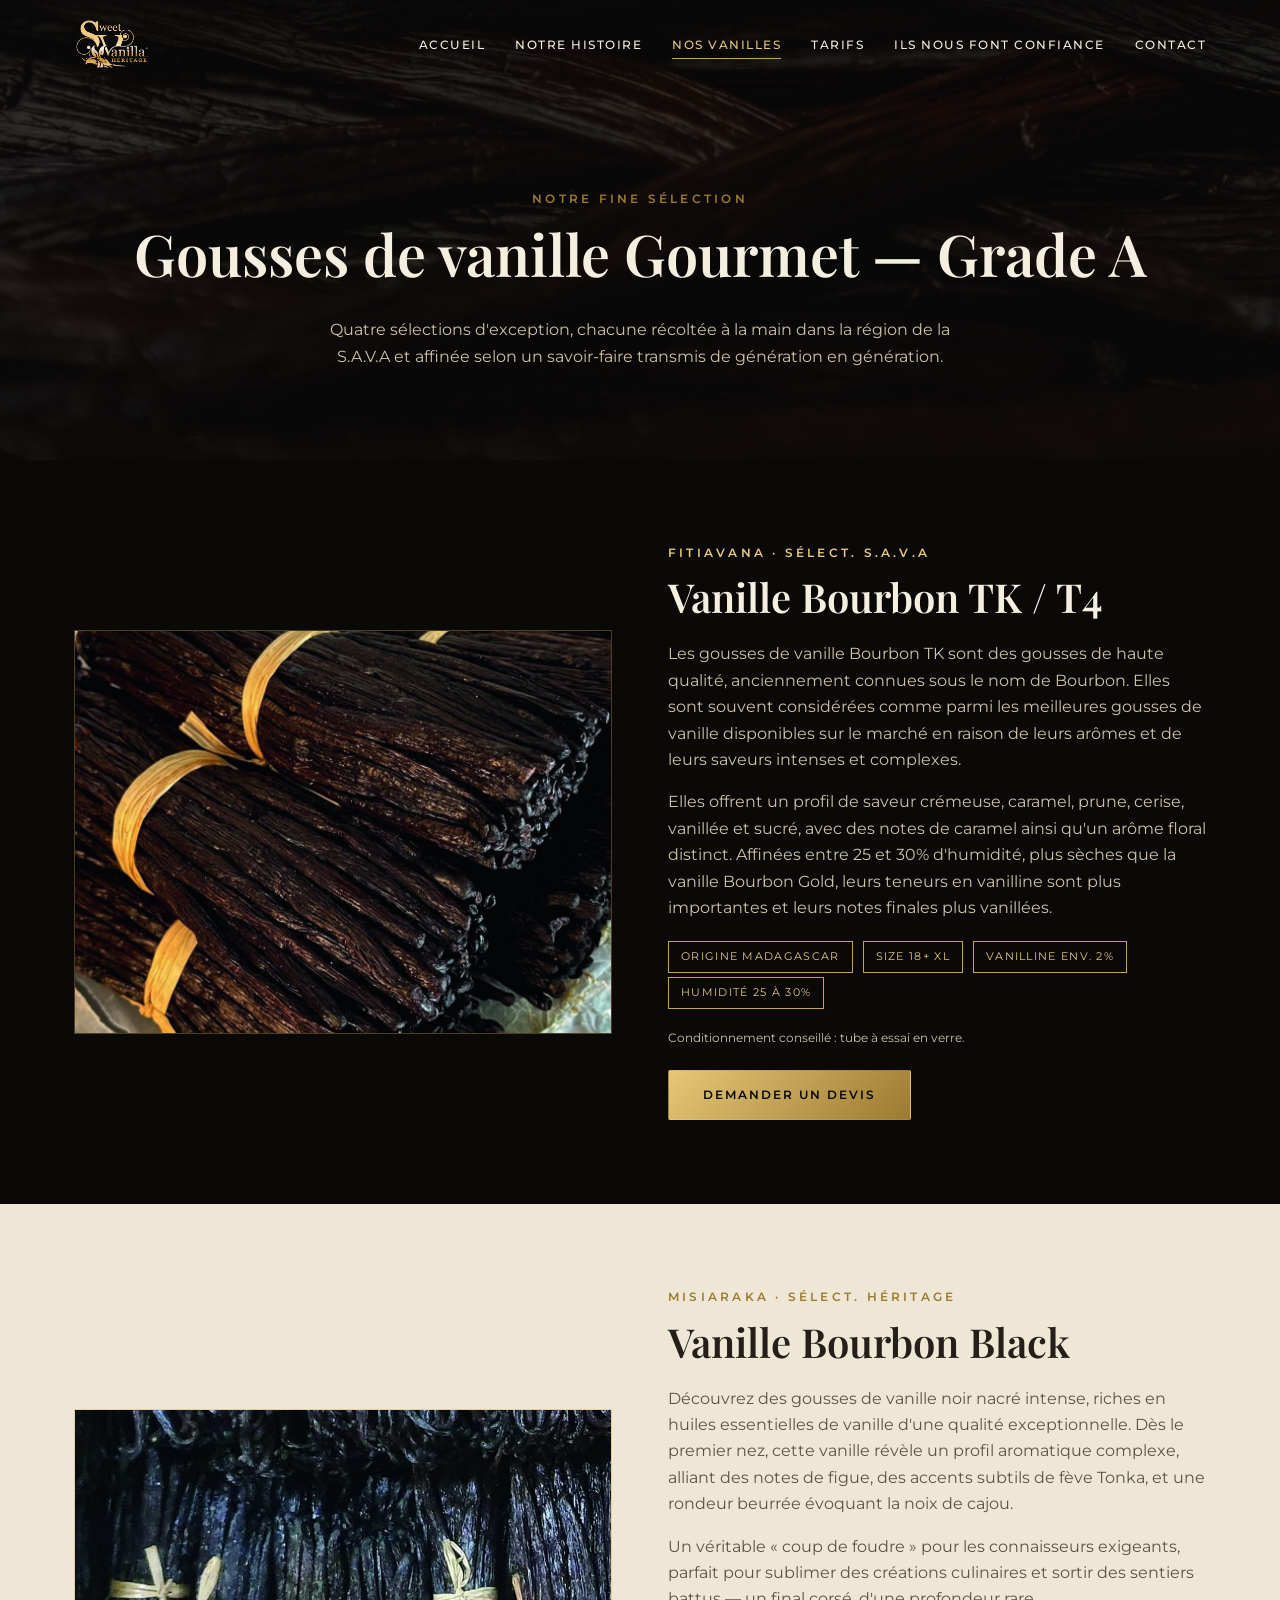
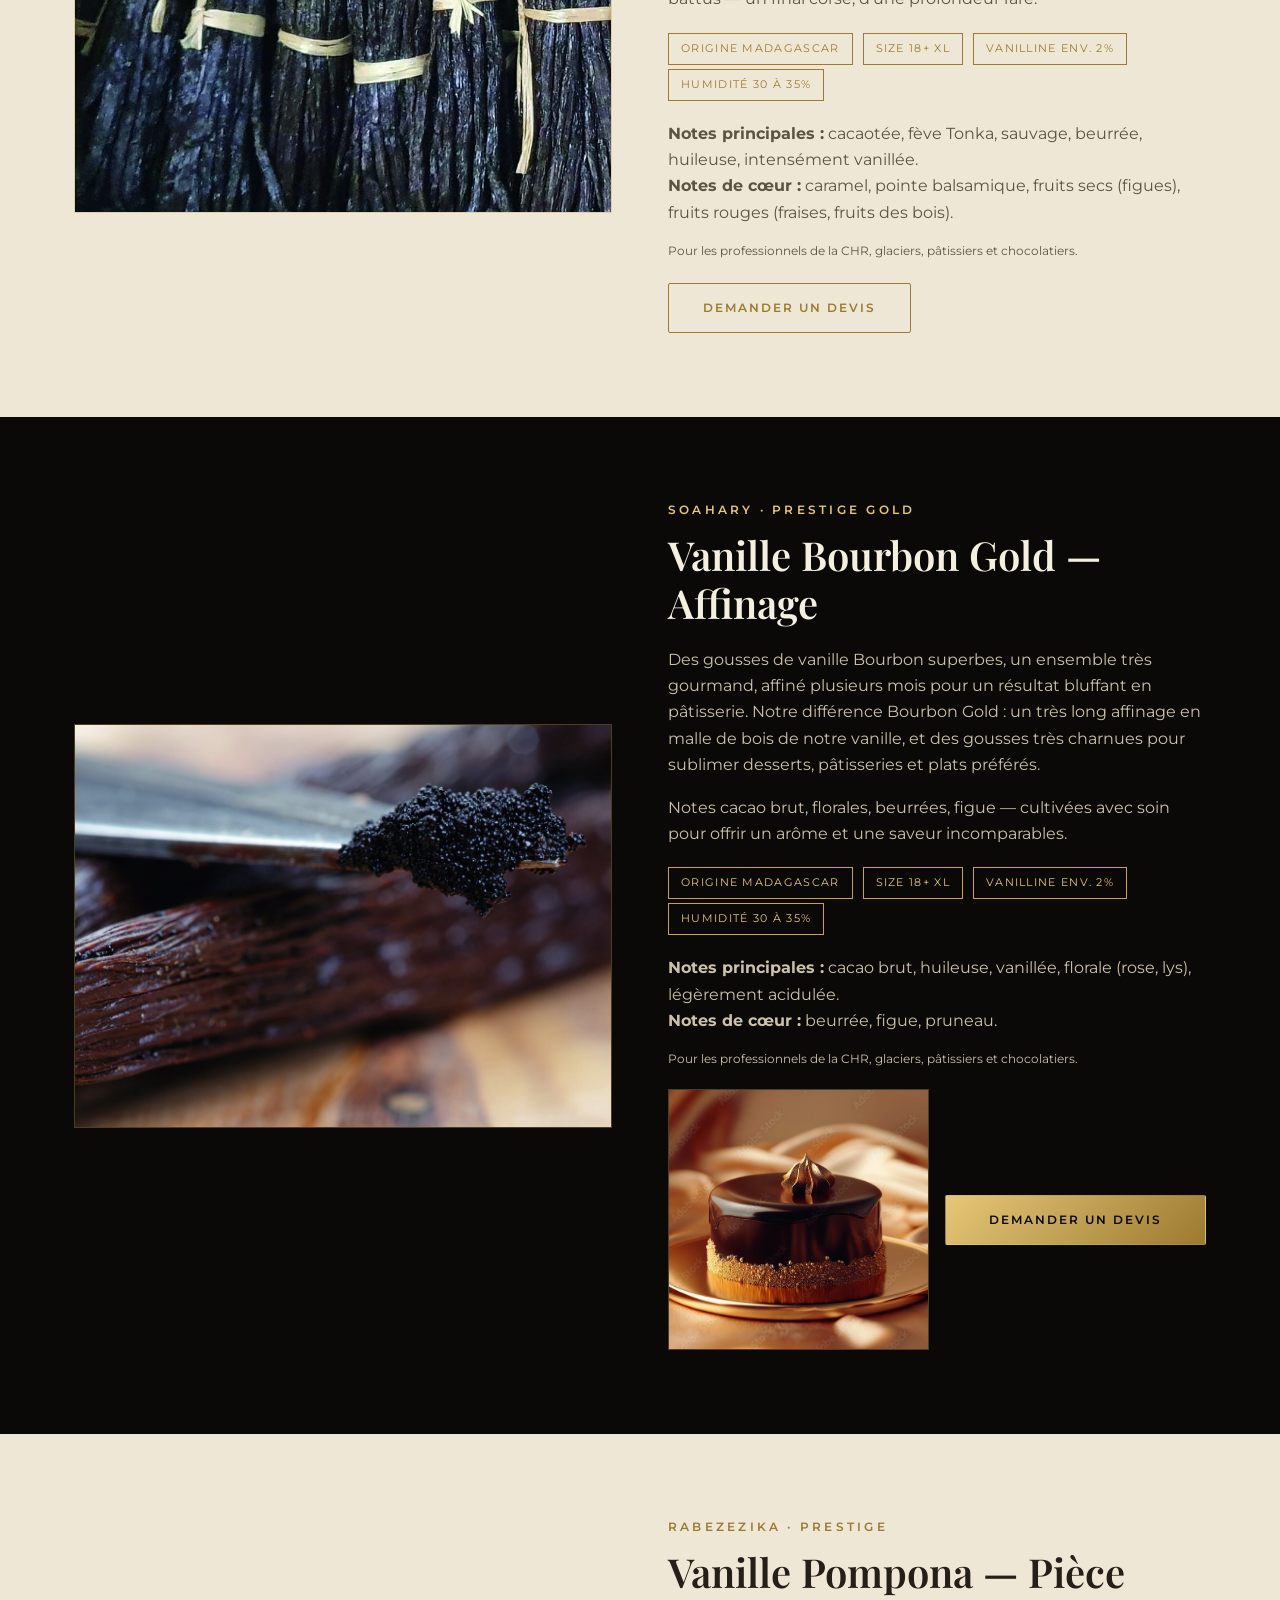
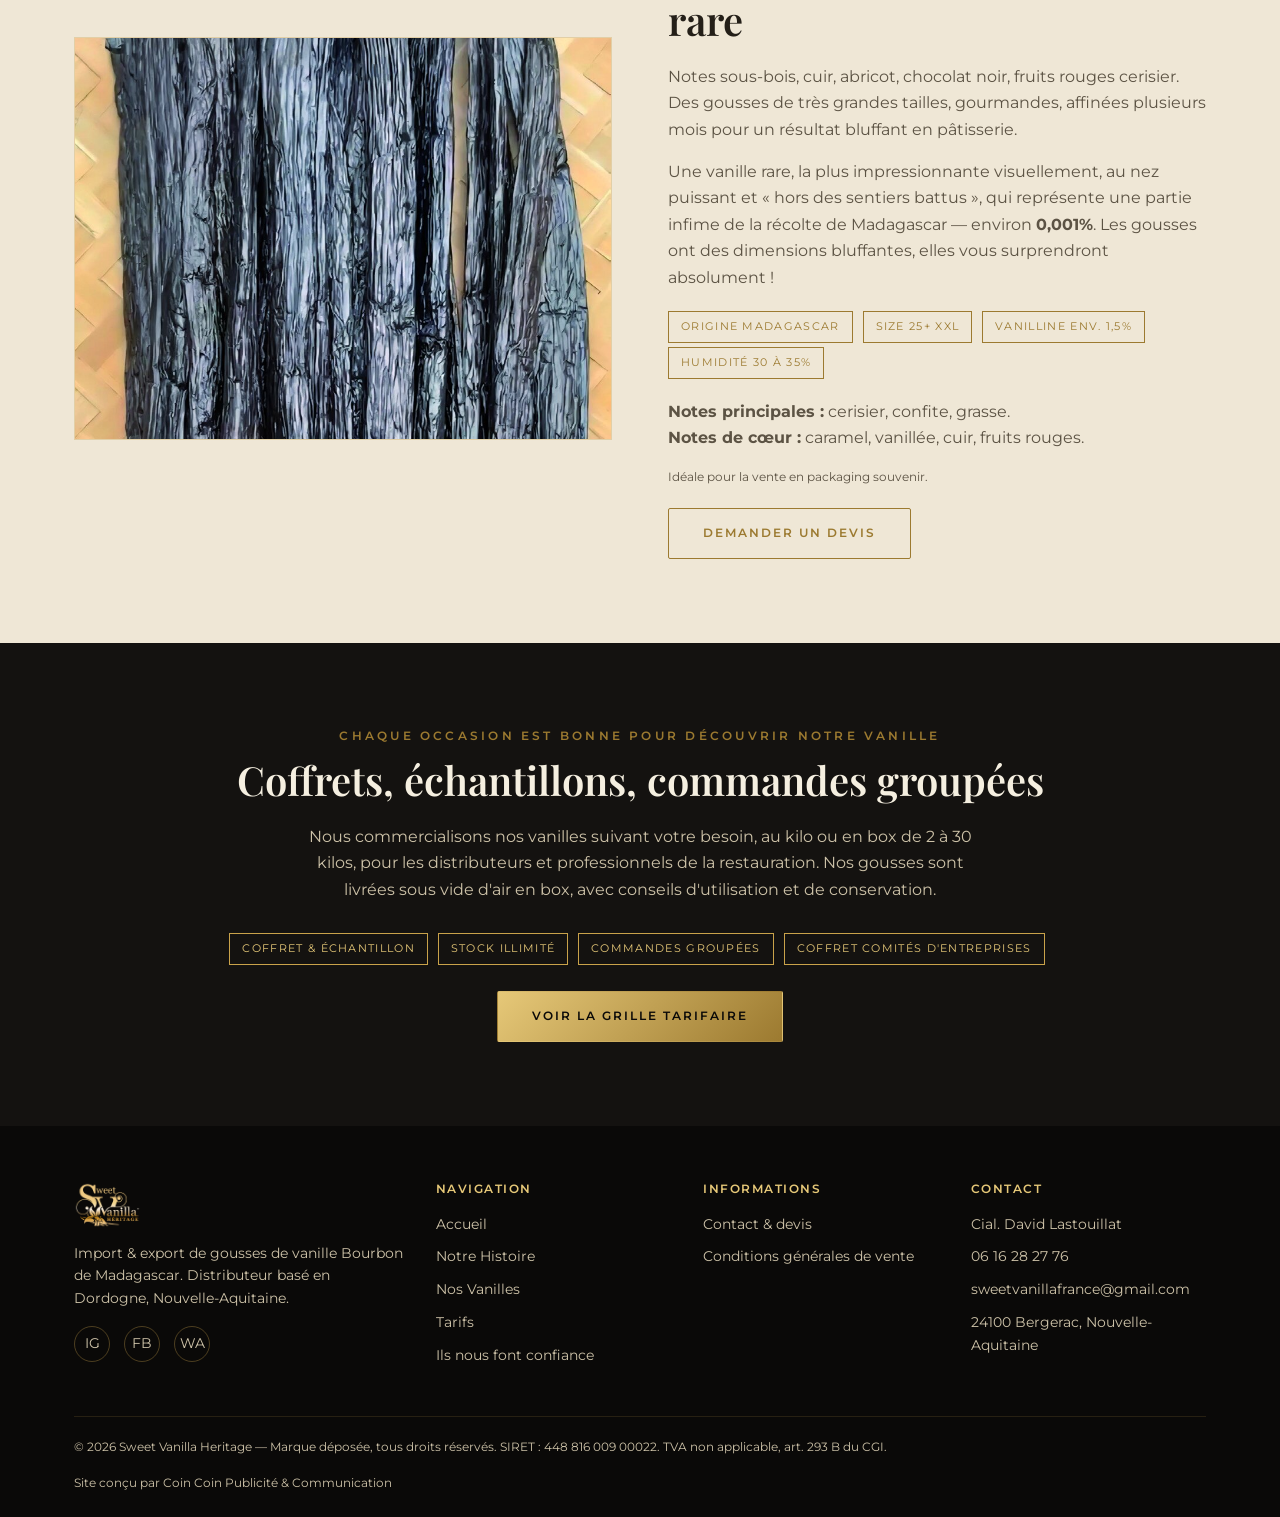
<file: vanilles.html>
<!DOCTYPE html>
<html lang="fr">
<head>
<meta charset="UTF-8">
<meta name="viewport" content="width=device-width, initial-scale=1.0">
<title>Nos Vanilles — Fitiavana, Misiaraka, Soahary, Rabezezika | Sweet Vanilla Heritage</title>
<meta name="description" content="Découvrez les 4 sélections de vanille Bourbon de Madagascar de Sweet Vanilla Heritage : TK/T4 Fitiavana, Black Misiaraka, Gold Soahary et Pompona Rabezezika.">
<link rel="icon" href="assets/img/favicon.png" type="image/png">
<link rel="preconnect" href="https://fonts.googleapis.com">
<link rel="preconnect" href="https://fonts.gstatic.com" crossorigin>
<link href="https://fonts.googleapis.com/css2?family=Playfair+Display:wght@500;600;700&family=Alex+Brush&family=Montserrat:wght@400;500;600;700&display=swap" rel="stylesheet">
<link rel="stylesheet" href="assets/css/style.css">
</head>
<body>

<header class="site-header">
  <div class="container">
    <a href="index.html" class="brand">
      <img src="assets/img/logo.png" alt="Sweet Vanilla Heritage">
    </a>
    <button class="nav-toggle" aria-label="Ouvrir le menu" aria-expanded="false">☰</button>
    <nav class="main-nav">
      <ul>
        <li><a href="index.html">Accueil</a></li>
        <li><a href="histoire.html">Notre Histoire</a></li>
        <li><a href="vanilles.html">Nos Vanilles</a></li>
        <li><a href="tarifs.html">Tarifs</a></li>
        <li><a href="confiance.html">Ils nous font confiance</a></li>
        <li><a href="contact.html">Contact</a></li>
      </ul>
    </nav>
  </div>
</header>

<section class="page-hero">
  <div class="kenburns-bg" style="background-image: url('assets/img/hero-vanilla.jpg');"></div>
  <div class="container">
    <span class="eyebrow">Notre fine sélection</span>
    <h1>Gousses de vanille Gourmet — Grade A</h1>
    <p class="lede">Quatre sélections d'exception, chacune récoltée à la main dans la région de la S.A.V.A et affinée selon un savoir-faire transmis de génération en génération.</p>
  </div>
</section>

<!-- 1. Fitiavana TK/T4 -->
<section class="section section--dark anchor-offset" id="fitiavana">
  <div class="container">
    <div class="split reveal">
      <div class="img-frame" style="aspect-ratio:4/3;">
        <img src="assets/img/bundle-tk.jpg" alt="Gousses de vanille Fitiavana TK/T4">
      </div>
      <div>
        <span class="eyebrow">Fitiavana · Sélect. S.A.V.A</span>
        <h2>Vanille Bourbon TK / T4</h2>
        <p class="muted">Les gousses de vanille Bourbon TK sont des gousses de haute qualité, anciennement connues sous le nom de Bourbon. Elles sont souvent considérées comme parmi les meilleures gousses de vanille disponibles sur le marché en raison de leurs arômes et de leurs saveurs intenses et complexes.</p>
        <p class="muted">Elles offrent un profil de saveur crémeuse, caramel, prune, cerise, vanillée et sucré, avec des notes de caramel ainsi qu'un arôme floral distinct. Affinées entre 25 et 30% d'humidité, plus sèches que la vanille Bourbon Gold, leurs teneurs en vanilline sont plus importantes et leurs notes finales plus vanillées.</p>
        <div style="margin: 18px 0;">
          <span class="badge">Origine Madagascar</span>
          <span class="badge">Size 18+ XL</span>
          <span class="badge">Vanilline env. 2%</span>
          <span class="badge">Humidité 25 à 30%</span>
        </div>
        <p class="price-note">Conditionnement conseillé : tube à essai en verre.</p>
        <a href="contact.html" class="btn btn--gold" style="margin-top:10px;">Demander un devis</a>
      </div>
    </div>
  </div>
</section>

<!-- 2. Misiaraka Black -->
<section class="section anchor-offset" id="misiaraka" style="background:var(--cream-2);">
  <div class="container">
    <div class="split reveal">
      <div style="order:2;">
        <span class="eyebrow" style="color:var(--gold-dark);">Misiaraka · Sélect. Héritage</span>
        <h2>Vanille Bourbon Black</h2>
        <p class="muted">Découvrez des gousses de vanille noir nacré intense, riches en huiles essentielles de vanille d'une qualité exceptionnelle. Dès le premier nez, cette vanille révèle un profil aromatique complexe, alliant des notes de figue, des accents subtils de fève Tonka, et une rondeur beurrée évoquant la noix de cajou.</p>
        <p class="muted">Un véritable « coup de foudre » pour les connaisseurs exigeants, parfait pour sublimer des créations culinaires et sortir des sentiers battus — un final corsé, d'une profondeur rare.</p>
        <div style="margin: 18px 0;">
          <span class="badge">Origine Madagascar</span>
          <span class="badge">Size 18+ XL</span>
          <span class="badge">Vanilline env. 2%</span>
          <span class="badge">Humidité 30 à 35%</span>
        </div>
        <p class="muted"><strong>Notes principales :</strong> cacaotée, fève Tonka, sauvage, beurrée, huileuse, intensément vanillée.<br>
        <strong>Notes de cœur :</strong> caramel, pointe balsamique, fruits secs (figues), fruits rouges (fraises, fruits des bois).</p>
        <p class="price-note">Pour les professionnels de la CHR, glaciers, pâtissiers et chocolatiers.</p>
        <a href="contact.html" class="btn btn--outline" style="border-color:var(--gold-dark); color:var(--gold-dark); margin-top:10px;">Demander un devis</a>
      </div>
      <div class="img-frame" style="aspect-ratio:4/3; order:1;">
        <img src="assets/img/bundle-black.jpg" alt="Gousses de vanille Misiaraka Black">
      </div>
    </div>
  </div>
</section>

<!-- 3. Soahary Gold -->
<section class="section section--dark anchor-offset" id="soahary">
  <div class="container">
    <div class="split reveal">
      <div class="img-frame" style="aspect-ratio:4/3;">
        <img src="assets/img/gold-caviar.jpg" alt="Vanille Soahary Gold, affinage prestige">
      </div>
      <div>
        <span class="eyebrow">Soahary · Prestige Gold</span>
        <h2>Vanille Bourbon Gold — Affinage</h2>
        <p class="muted">Des gousses de vanille Bourbon superbes, un ensemble très gourmand, affiné plusieurs mois pour un résultat bluffant en pâtisserie. Notre différence Bourbon Gold : un très long affinage en malle de bois de notre vanille, et des gousses très charnues pour sublimer desserts, pâtisseries et plats préférés.</p>
        <p class="muted">Notes cacao brut, florales, beurrées, figue — cultivées avec soin pour offrir un arôme et une saveur incomparables.</p>
        <div style="margin: 18px 0;">
          <span class="badge">Origine Madagascar</span>
          <span class="badge">Size 18+ XL</span>
          <span class="badge">Vanilline env. 2%</span>
          <span class="badge">Humidité 30 à 35%</span>
        </div>
        <p class="muted"><strong>Notes principales :</strong> cacao brut, huileuse, vanillée, florale (rose, lys), légèrement acidulée.<br>
        <strong>Notes de cœur :</strong> beurrée, figue, pruneau.</p>
        <p class="price-note">Pour les professionnels de la CHR, glaciers, pâtissiers et chocolatiers.</p>
        <div class="grid grid--2" style="margin-top:20px; gap:16px;">
          <div class="img-frame" style="aspect-ratio:1/1;"><img src="assets/img/dessert-gold.jpg" alt="Dessert sublimé à la vanille Gold"></div>
          <a href="contact.html" class="btn btn--gold" style="align-self:center; text-align:center;">Demander un devis</a>
        </div>
      </div>
    </div>
  </div>
</section>

<!-- 4. Rabezezika Pompona -->
<section class="section anchor-offset" id="pompona" style="background:var(--cream-2);">
  <div class="container">
    <div class="split reveal">
      <div style="order:2;">
        <span class="eyebrow" style="color:var(--gold-dark);">Rabezezika · Prestige</span>
        <h2>Vanille Pompona — Pièce rare</h2>
        <p class="muted">Notes sous-bois, cuir, abricot, chocolat noir, fruits rouges cerisier. Des gousses de très grandes tailles, gourmandes, affinées plusieurs mois pour un résultat bluffant en pâtisserie.</p>
        <p class="muted">Une vanille rare, la plus impressionnante visuellement, au nez puissant et « hors des sentiers battus », qui représente une partie infime de la récolte de Madagascar — environ <strong>0,001%</strong>. Les gousses ont des dimensions bluffantes, elles vous surprendront absolument !</p>
        <div style="margin: 18px 0;">
          <span class="badge">Origine Madagascar</span>
          <span class="badge">Size 25+ XXL</span>
          <span class="badge">Vanilline env. 1,5%</span>
          <span class="badge">Humidité 30 à 35%</span>
        </div>
        <p class="muted"><strong>Notes principales :</strong> cerisier, confite, grasse.<br>
        <strong>Notes de cœur :</strong> caramel, vanillée, cuir, fruits rouges.</p>
        <p class="price-note">Idéale pour la vente en packaging souvenir.</p>
        <a href="contact.html" class="btn btn--outline" style="border-color:var(--gold-dark); color:var(--gold-dark); margin-top:10px;">Demander un devis</a>
      </div>
      <div class="img-frame" style="aspect-ratio:4/3; order:1;">
        <img src="assets/img/bundle-pompona.jpg" alt="Gousses de vanille Rabezezika Pompona XXL">
      </div>
    </div>
  </div>
</section>

<section class="section section--elevated">
  <div class="container text-center reveal">
    <span class="eyebrow">Chaque occasion est bonne pour découvrir notre vanille</span>
    <h2 class="mt-0">Coffrets, échantillons, commandes groupées</h2>
    <p class="muted" style="max-width:680px; margin:0 auto 28px;">Nous commercialisons nos vanilles suivant votre besoin, au kilo ou en box de 2 à 30 kilos, pour les distributeurs et professionnels de la restauration. Nos gousses sont livrées sous vide d'air en box, avec conseils d'utilisation et de conservation.</p>
    <div style="margin-bottom:24px;">
      <span class="badge">Coffret &amp; échantillon</span>
      <span class="badge">Stock illimité</span>
      <span class="badge">Commandes groupées</span>
      <span class="badge">Coffret comités d'entreprises</span>
    </div>
    <a href="tarifs.html" class="btn btn--gold">Voir la grille tarifaire</a>
  </div>
</section>

<footer class="site-footer">
  <div class="container">
    <div class="footer-grid">
      <div class="footer-brand">
        <img src="assets/img/logo.png" alt="Sweet Vanilla Heritage">
        <p>Import &amp; export de gousses de vanille Bourbon de Madagascar. Distributeur basé en Dordogne, Nouvelle-Aquitaine.</p>
        <div class="social-row">
          <a href="https://www.instagram.com/sweetvanillaheritage" target="_blank" rel="noopener" aria-label="Instagram">IG</a>
          <a href="https://www.facebook.com/" target="_blank" rel="noopener" aria-label="Facebook">FB</a>
          <a href="https://wa.me/33616282776" target="_blank" rel="noopener" aria-label="WhatsApp">WA</a>
        </div>
      </div>
      <div>
        <h4>Navigation</h4>
        <ul>
          <li><a href="index.html">Accueil</a></li>
          <li><a href="histoire.html">Notre Histoire</a></li>
          <li><a href="vanilles.html">Nos Vanilles</a></li>
          <li><a href="tarifs.html">Tarifs</a></li>
          <li><a href="confiance.html">Ils nous font confiance</a></li>
        </ul>
      </div>
      <div>
        <h4>Informations</h4>
        <ul>
          <li><a href="contact.html">Contact &amp; devis</a></li>
          <li><a href="cgv.html">Conditions générales de vente</a></li>
        </ul>
      </div>
      <div>
        <h4>Contact</h4>
        <ul>
          <li>Cial. David Lastouillat</li>
          <li><a href="tel:+33616282776">06 16 28 27 76</a></li>
          <li><a href="mailto:sweetvanillafrance@gmail.com">sweetvanillafrance@gmail.com</a></li>
          <li>24100 Bergerac, Nouvelle-Aquitaine</li>
        </ul>
      </div>
    </div>
    <div class="footer-bottom">
      <span>© <span id="year"></span> Sweet Vanilla Heritage — Marque déposée, tous droits réservés. SIRET : 448 816 009 00022. TVA non applicable, art. 293 B du CGI.</span>
      <span>Site conçu par <a href="https://pub.coin-coin.fr" target="_blank" rel="noopener">Coin Coin Publicité &amp; Communication</a></span>
    </div>
  </div>
</footer>

<script src="assets/js/main.js"></script>
</body>
</html>
</file>
<file: assets/css/style.css>
/* =========================================================
   Sweet Vanilla Heritage — feuille de style principale
   Charte : noir profond + or, esprit plaquette "L'Or Noir de Madagascar"
   ========================================================= */

:root {
  --black: #0a0908;
  --black-soft: #141210;
  --black-elevated: #1c1815;
  --gold: #c9a24a;
  --gold-light: #e6c878;
  --gold-dark: #9c7a30;
  --cream: #f8f3e8;
  --cream-2: #efe7d6;
  --text-light: #f5efe0;
  --text-muted: #cdc2a8;
  --text-dark: #241f18;
  --text-dark-muted: #5c5344;
  --border-gold: rgba(201, 162, 74, 0.35);
  --shadow: 0 18px 40px rgba(0, 0, 0, 0.35);
  --radius: 2px;
  --serif: "Playfair Display", "Georgia", serif;
  --script: "Alex Brush", "Brush Script MT", cursive;
  --sans: "Montserrat", "Helvetica Neue", Arial, sans-serif;
  --max-width: 1180px;
}

* { box-sizing: border-box; }
html { scroll-behavior: smooth; }

body {
  margin: 0;
  font-family: var(--sans);
  background: var(--cream);
  color: var(--text-dark);
  line-height: 1.65;
  -webkit-font-smoothing: antialiased;
}

img { max-width: 100%; display: block; }
a { color: inherit; text-decoration: none; }

.container {
  max-width: var(--max-width);
  margin: 0 auto;
  padding: 0 24px;
}

h1, h2, h3, h4 {
  font-family: var(--serif);
  font-weight: 600;
  line-height: 1.2;
  margin: 0 0 0.5em;
}

h1 { font-size: clamp(2.2rem, 5vw, 3.6rem); }
h2 { font-size: clamp(1.7rem, 3.4vw, 2.5rem); }
h3 { font-size: 1.3rem; }

p { margin: 0 0 1em; }

.eyebrow {
  display: block;
  font-family: var(--sans);
  font-size: 0.72rem;
  letter-spacing: 0.28em;
  text-transform: uppercase;
  color: var(--gold-dark);
  margin-bottom: 0.9em;
  font-weight: 600;
}

.tagline-script {
  font-family: var(--script);
  font-size: clamp(1.6rem, 3vw, 2.4rem);
  color: var(--gold-light);
  font-weight: 400;
  line-height: 1.3;
}

.section {
  padding: 84px 0;
}
.section--tight { padding: 56px 0; }

.section--dark {
  background: var(--black);
  color: var(--text-light);
}
.section--dark h2, .section--dark h3 { color: var(--text-light); }
.section--dark .eyebrow { color: var(--gold-light); }

.section--elevated { background: var(--black-soft); color: var(--text-light); }
.section--elevated h2, .section--elevated h3 { color: var(--text-light); }

.section-head {
  text-align: center;
  max-width: 720px;
  margin: 0 auto 48px;
}

.divider {
  width: 64px;
  height: 2px;
  margin: 18px auto;
  background: linear-gradient(90deg, transparent, var(--gold), transparent);
}

/* Buttons */
.btn {
  display: inline-block;
  padding: 14px 34px;
  border: 1px solid var(--gold);
  border-radius: var(--radius);
  font-family: var(--sans);
  font-size: 0.78rem;
  letter-spacing: 0.16em;
  text-transform: uppercase;
  font-weight: 600;
  transition: all 0.25s ease;
  cursor: pointer;
}
.btn--gold {
  background: linear-gradient(135deg, var(--gold-light), var(--gold-dark));
  color: var(--black);
  border-color: transparent;
}
.btn--gold:hover { filter: brightness(1.08); transform: translateY(-1px); }
.btn--outline {
  color: var(--gold-light);
  border-color: var(--gold);
  background: transparent;
}
.btn--outline:hover { background: rgba(201, 162, 74, 0.12); }
.section--dark .btn--outline, .section--elevated .btn--outline { color: var(--gold-light); }
body:not(.section--dark) .btn--outline { color: var(--gold-dark); border-color: var(--gold-dark); }

/* ===== Header ===== */
.site-header {
  position: fixed;
  top: 0; left: 0; right: 0;
  z-index: 100;
  padding: 18px 0;
  background: linear-gradient(to bottom, rgba(10,9,8,0.85), transparent);
  transition: background 0.3s ease, padding 0.3s ease, box-shadow 0.3s ease;
}
.site-header.is-scrolled {
  background: rgba(10, 9, 8, 0.96);
  padding: 10px 0;
  box-shadow: 0 6px 24px rgba(0,0,0,0.35);
  backdrop-filter: blur(6px);
}
.site-header .container {
  display: flex;
  align-items: center;
  justify-content: space-between;
  gap: 24px;
}
.brand { display: flex; align-items: center; gap: 10px; }
.brand img { height: 52px; width: auto; transition: height 0.3s ease; }
.is-scrolled .brand img { height: 40px; }

.brand-text { font-family: var(--serif); color: var(--text-light); }
.brand-text strong { display: block; font-size: 1.05rem; letter-spacing: 0.03em; }
.brand-text span { display: block; font-size: 0.62rem; letter-spacing: 0.22em; color: var(--gold-light); text-transform: uppercase; }

.nav-toggle {
  display: none;
  background: none;
  border: 1px solid var(--border-gold);
  color: var(--gold-light);
  width: 42px; height: 42px;
  font-size: 1.2rem;
  cursor: pointer;
}

.main-nav ul {
  list-style: none;
  display: flex;
  gap: 30px;
  margin: 0;
  padding: 0;
}
.main-nav a {
  font-size: 0.78rem;
  letter-spacing: 0.12em;
  text-transform: uppercase;
  color: var(--text-light);
  font-weight: 500;
  padding: 6px 0;
  border-bottom: 1px solid transparent;
  transition: color 0.2s, border-color 0.2s;
}
.main-nav a:hover, .main-nav a.is-active { color: var(--gold-light); border-color: var(--gold); }

@media (max-width: 860px) {
  .nav-toggle { display: block; }
  .main-nav {
    position: fixed;
    top: 0; right: 0;
    height: 100vh;
    width: 78%;
    max-width: 320px;
    background: var(--black-soft);
    padding: 100px 32px 32px;
    transform: translateX(100%);
    transition: transform 0.3s ease;
    box-shadow: -10px 0 30px rgba(0,0,0,0.4);
  }
  .main-nav.is-open { transform: translateX(0); }
  .main-nav ul { flex-direction: column; gap: 22px; }
}

/* ===== Hero ===== */
.hero {
  position: relative;
  min-height: 92vh;
  display: flex;
  align-items: center;
  color: var(--text-light);
  background-size: cover;
  background-position: center;
  overflow: hidden;
}
.hero::before {
  content: "";
  position: absolute; inset: 0;
  background: linear-gradient(180deg, rgba(10,9,8,0.55) 0%, rgba(10,9,8,0.72) 55%, rgba(10,9,8,0.95) 100%);
}
.hero .container { position: relative; z-index: 2; }
.hero-inner { max-width: 680px; padding-top: 60px; }
.hero-logo { width: 220px; margin-bottom: 28px; }
.hero h1 { color: var(--text-light); }
.hero .lede { font-size: 1.1rem; color: var(--text-muted); max-width: 520px; margin-bottom: 2em; }
.hero-cta { display: flex; gap: 16px; flex-wrap: wrap; }

.page-hero {
  position: relative;
  padding: 190px 0 90px;
  color: var(--text-light);
  background-size: cover;
  background-position: center;
}
.page-hero::before {
  content: "";
  position: absolute; inset: 0;
  background: linear-gradient(180deg, rgba(10,9,8,0.78), rgba(10,9,8,0.92));
}
.page-hero .container { position: relative; z-index: 2; text-align: center; }
.page-hero h1 { color: var(--text-light); }
.page-hero .lede { max-width: 640px; margin: 0 auto; color: var(--text-muted); }

/* ===== Grids & cards ===== */
.grid {
  display: grid;
  gap: 32px;
}
.grid--2 { grid-template-columns: repeat(2, 1fr); }
.grid--3 { grid-template-columns: repeat(3, 1fr); }
.grid--4 { grid-template-columns: repeat(4, 1fr); }
@media (max-width: 900px) {
  .grid--3, .grid--4 { grid-template-columns: repeat(2, 1fr); }
}
@media (max-width: 600px) {
  .grid--2, .grid--3, .grid--4 { grid-template-columns: 1fr; }
}

.split {
  display: grid;
  grid-template-columns: 1fr 1fr;
  gap: 56px;
  align-items: center;
}
@media (max-width: 800px) {
  .split { grid-template-columns: 1fr; gap: 32px; }
}

.card {
  background: var(--black-soft);
  border: 1px solid var(--border-gold);
  padding: 30px;
  color: var(--text-light);
}
.card h3 { color: var(--gold-light); }

.product-card {
  background: var(--black-soft);
  border: 1px solid var(--border-gold);
  overflow: hidden;
  display: flex;
  flex-direction: column;
}
.product-card .photo {
  aspect-ratio: 4 / 3;
  overflow: hidden;
}
.product-card .photo img {
  width: 100%; height: 100%; object-fit: cover;
  transition: transform 0.5s ease;
}
.product-card:hover .photo img { transform: scale(1.06); }
.product-card .body { padding: 26px; color: var(--text-light); flex: 1; display: flex; flex-direction: column; }
.product-card .kicker { color: var(--gold-light); font-size: 0.72rem; letter-spacing: 0.16em; text-transform: uppercase; margin-bottom: 6px; }
.product-card h3 { margin-bottom: 4px; }
.product-card .type { color: var(--text-muted); font-size: 0.85rem; margin-bottom: 14px; }
.product-card .desc { font-size: 0.92rem; color: var(--text-muted); flex: 1; }
.product-card .meta {
  display: flex; gap: 14px; flex-wrap: wrap;
  margin-top: 16px; padding-top: 16px;
  border-top: 1px solid var(--border-gold);
  font-size: 0.78rem; color: var(--gold-light);
}
.product-card .meta span { white-space: nowrap; }

.rating { display: flex; gap: 10px; font-size: 0.78rem; color: var(--text-muted); margin: 10px 0 4px; }
.dots { letter-spacing: 2px; color: var(--gold); }

/* ===== Carrousel (sélection produits) ===== */
.carousel { position: relative; }
.carousel-track {
  display: flex;
  gap: 28px;
  overflow-x: auto;
  scroll-snap-type: x mandatory;
  scroll-behavior: smooth;
  padding: 4px 4px 16px;
  -webkit-overflow-scrolling: touch;
  scrollbar-width: thin;
  scrollbar-color: var(--gold-dark) transparent;
}
.carousel-track::-webkit-scrollbar { height: 6px; }
.carousel-track::-webkit-scrollbar-thumb { background: var(--gold-dark); border-radius: 3px; }
.carousel-track::-webkit-scrollbar-track { background: transparent; }
.carousel-track .product-card {
  flex: 0 0 340px;
  scroll-snap-align: start;
}
@media (max-width: 900px) {
  .carousel-track .product-card { flex-basis: 300px; }
}
@media (max-width: 600px) {
  .carousel-track .product-card { flex-basis: 86%; }
}
.carousel-arrow {
  position: absolute;
  top: 50%;
  transform: translateY(-50%);
  width: 44px;
  height: 44px;
  border-radius: 50%;
  border: 1px solid var(--border-gold);
  background: rgba(10, 9, 8, 0.72);
  color: var(--gold-light);
  font-size: 1.2rem;
  line-height: 1;
  display: flex;
  align-items: center;
  justify-content: center;
  cursor: pointer;
  z-index: 2;
  transition: background 0.25s ease, border-color 0.25s ease, opacity 0.25s ease;
}
.carousel-arrow:hover { background: var(--gold-dark); color: var(--black); border-color: var(--gold-dark); }
.carousel-arrow--prev { left: -8px; }
.carousel-arrow--next { right: -8px; }
.carousel-arrow:disabled { opacity: 0.3; cursor: default; pointer-events: none; }
@media (max-width: 640px) {
  .carousel-arrow { width: 36px; height: 36px; font-size: 1rem; }
  .carousel-arrow--prev { left: -2px; }
  .carousel-arrow--next { right: -2px; }
}
.carousel-dots {
  display: flex;
  justify-content: center;
  gap: 8px;
  margin-top: 4px;
}
.carousel-dots button {
  width: 8px;
  height: 8px;
  border-radius: 50%;
  border: 1px solid var(--gold-dark);
  background: transparent;
  padding: 0;
  cursor: pointer;
  transition: background 0.25s ease, transform 0.25s ease;
}
.carousel-dots button.is-active { background: var(--gold); transform: scale(1.2); }

/* ===== Tables (tarifs) ===== */
.table-wrap { overflow-x: auto; border: 1px solid var(--border-gold); }
table.price {
  width: 100%;
  border-collapse: collapse;
  min-width: 900px;
  background: var(--black-soft);
  color: var(--text-light);
  font-size: 0.86rem;
}
table.price caption { caption-side: top; padding: 14px; font-family: var(--serif); font-size: 1.1rem; color: var(--gold-light); text-align: left; }
table.price th, table.price td {
  padding: 14px 16px;
  border-bottom: 1px solid rgba(201,162,74,0.18);
  text-align: center;
  vertical-align: middle;
}
table.price thead th {
  background: var(--black-elevated);
  color: var(--gold-light);
  font-size: 0.7rem;
  letter-spacing: 0.08em;
  text-transform: uppercase;
  font-weight: 600;
}
table.price td:first-child, table.price th:first-child {
  text-align: left;
  font-family: var(--serif);
  color: var(--text-light);
  min-width: 220px;
}
table.price tr:hover td { background: rgba(201,162,74,0.06); }
.price-highlight { color: var(--gold-light); font-weight: 700; }
.price-note { font-size: 0.72rem; color: var(--text-dark-muted); }
.section--dark .price-note, .section--elevated .price-note, table.price .price-note { color: var(--text-muted); }

.tarif-legend {
  display: flex; gap: 24px; flex-wrap: wrap;
  margin: 20px 0 40px;
  font-size: 0.82rem; color: var(--text-dark-muted);
}
.tarif-legend strong { color: var(--gold-dark); }

/* ===== Trust / clients ===== */
.client-list { list-style: none; margin: 0; padding: 0; }
.client-list li {
  padding: 18px 0;
  border-bottom: 1px solid var(--border-gold);
  font-family: var(--serif);
  font-size: 1.05rem;
  display: flex; align-items: center; gap: 14px;
  color: var(--text-light);
}
.client-list li::before { content: "✦"; color: var(--gold); font-size: 0.8rem; }
.client-list .role { font-family: var(--sans); font-size: 0.72rem; color: var(--text-muted); letter-spacing: 0.05em; }

.stat {
  text-align: center;
}
.stat strong {
  display: block;
  font-family: var(--serif);
  font-size: 2.4rem;
  color: var(--gold-dark);
}
.stat span { font-size: 0.76rem; letter-spacing: 0.1em; text-transform: uppercase; color: var(--text-dark-muted); }
.section--dark .stat strong, .section--elevated .stat strong { color: var(--gold-light); }
.section--dark .stat span, .section--elevated .stat span { color: var(--text-muted); }

/* ===== CTA band ===== */
.cta-band {
  background: linear-gradient(120deg, var(--gold-dark), var(--gold), var(--gold-light));
  color: var(--black);
  padding: 60px 0;
  text-align: center;
}
.cta-band h2 { color: var(--black); }
.cta-band .btn--outline { border-color: var(--black); color: var(--black); }
.cta-band .btn--outline:hover { background: rgba(0,0,0,0.08); }

/* ===== Footer ===== */
.site-footer {
  background: var(--black);
  color: var(--text-muted);
  padding: 56px 0 24px;
  font-size: 0.86rem;
}
.footer-grid {
  display: grid;
  grid-template-columns: 1.4fr 1fr 1fr 1fr;
  gap: 32px;
  margin-bottom: 40px;
}
@media (max-width: 800px) { .footer-grid { grid-template-columns: 1fr 1fr; } }
@media (max-width: 500px) { .footer-grid { grid-template-columns: 1fr; } }
.footer-grid h4 { color: var(--gold-light); font-size: 0.78rem; letter-spacing: 0.12em; text-transform: uppercase; margin-bottom: 16px; font-family: var(--sans); }
.footer-grid ul { list-style: none; margin: 0; padding: 0; }
.footer-grid li { margin-bottom: 10px; }
.footer-grid a:hover { color: var(--gold-light); }
.footer-brand img { height: 46px; margin-bottom: 14px; }
.social-row { display: flex; gap: 14px; margin-top: 16px; }
.social-row a {
  width: 36px; height: 36px;
  border: 1px solid var(--border-gold);
  display: flex; align-items: center; justify-content: center;
  border-radius: 50%;
  font-size: 0.9rem;
}
.social-row a:hover { border-color: var(--gold); color: var(--gold-light); }
.footer-bottom {
  border-top: 1px solid rgba(201,162,74,0.15);
  padding-top: 20px;
  display: flex; justify-content: space-between; gap: 16px; flex-wrap: wrap;
  font-size: 0.76rem;
}

/* ===== Utility ===== */
.mt-0 { margin-top: 0; }
.text-center { text-align: center; }
.mx-auto { margin-left: auto; margin-right: auto; }
.muted { color: var(--text-dark-muted); }
.section--dark .muted, .section--elevated .muted { color: var(--text-muted); }
.img-frame { border: 1px solid var(--border-gold); overflow: hidden; }
.img-frame img { width: 100%; height: 100%; object-fit: cover; }
.badge {
  display: inline-flex; align-items: center; gap: 8px;
  border: 1px solid var(--gold-dark); color: var(--gold-dark);
  font-size: 0.68rem; letter-spacing: 0.12em; text-transform: uppercase;
  padding: 6px 12px; margin: 2px 6px 2px 0;
}
.section--dark .badge, .section--elevated .badge { border-color: var(--gold); color: var(--gold-light); }
.breadcrumb { font-size: 0.75rem; color: var(--text-muted); letter-spacing: 0.08em; text-transform: uppercase; margin-bottom: 14px; }
.breadcrumb a:hover { color: var(--gold-light); }

.quote-block {
  font-family: var(--serif);
  font-style: italic;
  font-size: 1.3rem;
  color: var(--text-light);
  border-left: 2px solid var(--gold);
  padding-left: 24px;
  margin: 28px 0;
}

.legal h2 { font-size: 1.15rem; margin-top: 2em; color: var(--gold-dark); }
.legal p, .legal li { font-size: 0.92rem; color: var(--text-dark-muted); }
.legal { max-width: 820px; margin: 0 auto; }

.contact-grid { display: grid; grid-template-columns: 1fr 1fr; gap: 48px; }
@media (max-width: 800px) { .contact-grid { grid-template-columns: 1fr; } }
.contact-card {
  background: var(--black-soft);
  border: 1px solid var(--border-gold);
  padding: 32px;
}
.contact-card a.link-line {
  display: flex; align-items: center; gap: 12px;
  padding: 14px 0;
  border-bottom: 1px solid rgba(201,162,74,0.18);
  color: var(--text-light);
}
.contact-card a.link-line:hover { color: var(--gold-light); }
.contact-card .icon { color: var(--gold); width: 20px; text-align: center; }

form.simple-form { display: grid; gap: 16px; }
form.simple-form label { font-size: 0.75rem; letter-spacing: 0.08em; text-transform: uppercase; color: var(--gold-light); margin-bottom: 6px; display: block; }
form.simple-form input, form.simple-form select, form.simple-form textarea {
  width: 100%;
  background: var(--black-elevated);
  border: 1px solid var(--border-gold);
  color: var(--text-light);
  padding: 12px 14px;
  font-family: var(--sans);
  font-size: 0.92rem;
}
form.simple-form textarea { min-height: 120px; resize: vertical; }
form.simple-form input:focus, form.simple-form select:focus, form.simple-form textarea:focus {
  outline: none; border-color: var(--gold);
}

.map-image { position: relative; }
.map-image img { filter: saturate(0.85) brightness(0.95); }

.anchor-offset { scroll-margin-top: 100px; }

/* =========================================================
   Cinématique — intro logo/vanille, Ken Burns, reveal au scroll
   ========================================================= */

/* --- Intro loader (page d'accueil) --- */
.intro-loader {
  position: fixed; inset: 0; z-index: 300;
  background: var(--black);
  display: flex; align-items: center; justify-content: center;
  overflow: hidden;
  transition: opacity 1.1s ease, visibility 1.1s ease;
}
.intro-loader.is-hidden { opacity: 0; visibility: hidden; pointer-events: none; }
body.intro-active { overflow: hidden; height: 100vh; }

.intro-loader__bg {
  position: absolute; inset: 0;
  background: url('../img/harvest-vertical.jpg') center / cover no-repeat;
  opacity: 0;
  transform: scale(1.15);
  filter: brightness(0.5) saturate(1.05);
  animation: introBgIn 3.6s cubic-bezier(.22,.61,.36,1) forwards;
}
.intro-loader::after {
  content: "";
  position: absolute; inset: 0;
  background: radial-gradient(ellipse at center, rgba(10,9,8,0.35) 0%, rgba(10,9,8,0.92) 78%);
}
.intro-loader__content {
  position: relative; z-index: 2;
  text-align: center;
  display: flex; flex-direction: column; align-items: center;
}
.intro-loader__logo {
  width: min(240px, 46vw);
  opacity: 0;
  transform: scale(0.82);
  filter: drop-shadow(0 0 28px rgba(201,162,74,0.35));
  animation: introLogoIn 1.5s cubic-bezier(.22,.61,.36,1) forwards;
  animation-delay: 0.5s;
}
.intro-loader__tagline {
  margin-top: 18px;
  opacity: 0;
  transform: translateY(10px);
  animation: introTagIn 1.3s ease forwards;
  animation-delay: 1.7s;
}
.intro-loader__rule {
  width: 0;
  height: 1px;
  background: linear-gradient(90deg, transparent, var(--gold), transparent);
  margin-top: 22px;
  animation: introRuleIn 1.2s ease forwards;
  animation-delay: 2.3s;
}

@keyframes introBgIn {
  0% { opacity: 0; transform: scale(1.15); }
  55% { opacity: 1; }
  100% { opacity: 1; transform: scale(1.0); }
}
@keyframes introLogoIn {
  0% { opacity: 0; transform: scale(0.82); }
  100% { opacity: 1; transform: scale(1); }
}
@keyframes introTagIn {
  0% { opacity: 0; transform: translateY(10px); }
  100% { opacity: 1; transform: translateY(0); }
}
@keyframes introRuleIn {
  0% { width: 0; }
  100% { width: 120px; }
}

@media (max-width: 600px) {
  .intro-loader__tagline { font-size: 1.4rem; }
}

/* --- Ken Burns backgrounds (hero / page-hero) --- */
.kenburns-bg {
  position: absolute; inset: 0;
  background-size: cover;
  background-position: center;
  z-index: 0;
  animation: kenburns 24s ease-in-out infinite alternate;
  will-change: transform;
}
.hero, .page-hero { background: var(--black); }
.hero::before, .page-hero::before { z-index: 1; }
.hero .container, .page-hero .container { z-index: 2; }

@keyframes kenburns {
  0% { transform: scale(1) translate(0, 0); }
  100% { transform: scale(1.12) translate(-1.5%, -1%); }
}

/* Gold shimmer text */
.shimmer-gold {
  background: linear-gradient(100deg, var(--gold-dark) 20%, var(--gold-light) 38%, #fff6dc 50%, var(--gold-light) 62%, var(--gold-dark) 80%);
  background-size: 220% auto;
  -webkit-background-clip: text;
  background-clip: text;
  color: transparent;
  animation: shimmer 6s linear infinite;
}
@keyframes shimmer {
  to { background-position: -220% center; }
}

/* Floating decorative flower motif */
.float-motif {
  position: absolute;
  opacity: 0.14;
  filter: brightness(1.4);
  animation: floatMotif 9s ease-in-out infinite;
  pointer-events: none;
  z-index: 1;
}
@keyframes floatMotif {
  0%, 100% { transform: translateY(0) rotate(0deg); }
  50% { transform: translateY(-18px) rotate(4deg); }
}

/* --- Scroll reveal --- */
.reveal {
  opacity: 0;
  transform: translateY(28px);
  transition: opacity 0.9s cubic-bezier(.22,.61,.36,1), transform 0.9s cubic-bezier(.22,.61,.36,1);
}
.reveal.is-visible { opacity: 1; transform: translateY(0); }
.reveal-stagger.is-visible > * { opacity: 1; transform: translateY(0); }
.reveal-stagger > * {
  opacity: 0;
  transform: translateY(24px);
  transition: opacity 0.7s ease, transform 0.7s ease;
}
.reveal-stagger.is-visible > *:nth-child(1) { transition-delay: 0.05s; }
.reveal-stagger.is-visible > *:nth-child(2) { transition-delay: 0.15s; }
.reveal-stagger.is-visible > *:nth-child(3) { transition-delay: 0.25s; }
.reveal-stagger.is-visible > *:nth-child(4) { transition-delay: 0.35s; }
.reveal-stagger.is-visible > *:nth-child(5) { transition-delay: 0.45s; }
.reveal-stagger.is-visible > *:nth-child(6) { transition-delay: 0.55s; }

/* Hero content entrance (plays once, no scroll trigger needed) */
.hero-inner > * {
  opacity: 0;
  transform: translateY(18px);
  animation: heroIn 0.9s ease forwards;
}
.hero-inner > *:nth-child(1) { animation-delay: 0.15s; }
.hero-inner > *:nth-child(2) { animation-delay: 0.32s; }
.hero-inner > *:nth-child(3) { animation-delay: 0.5s; }
.hero-inner > *:nth-child(4) { animation-delay: 0.68s; }
@keyframes heroIn {
  to { opacity: 1; transform: translateY(0); }
}

@media (prefers-reduced-motion: reduce) {
  .intro-loader, .intro-loader__bg, .intro-loader__logo, .intro-loader__tagline, .intro-loader__rule,
  .kenburns-bg, .shimmer-gold, .float-motif, .reveal, .reveal-stagger > *, .hero-inner > * {
    animation: none !important;
    transition: none !important;
    opacity: 1 !important;
    transform: none !important;
  }
  .intro-loader { display: none !important; }
}

/* --- Vitrine vanille (photo signature) --- */
.orchid-showcase {
  position: relative;
  overflow: hidden;
  background: var(--black);
}
.orchid-showcase .split { align-items: center; }
.orchid-showcase h2 { color: var(--text-light); }
.orchid-showcase .muted { color: var(--text-muted); }
.orchid-showcase .img-frame {
  aspect-ratio: 4/3;
  background: radial-gradient(circle at 50% 45%, rgba(196,158,86,0.16), transparent 70%);
  display: flex;
  align-items: center;
  justify-content: center;
  border: 1px solid var(--border-gold);
}
.orchid-showcase .img-frame img {
  width: 82%;
  height: auto;
  object-fit: contain;
  filter: drop-shadow(0 18px 40px rgba(0,0,0,0.45));
}
</file>
